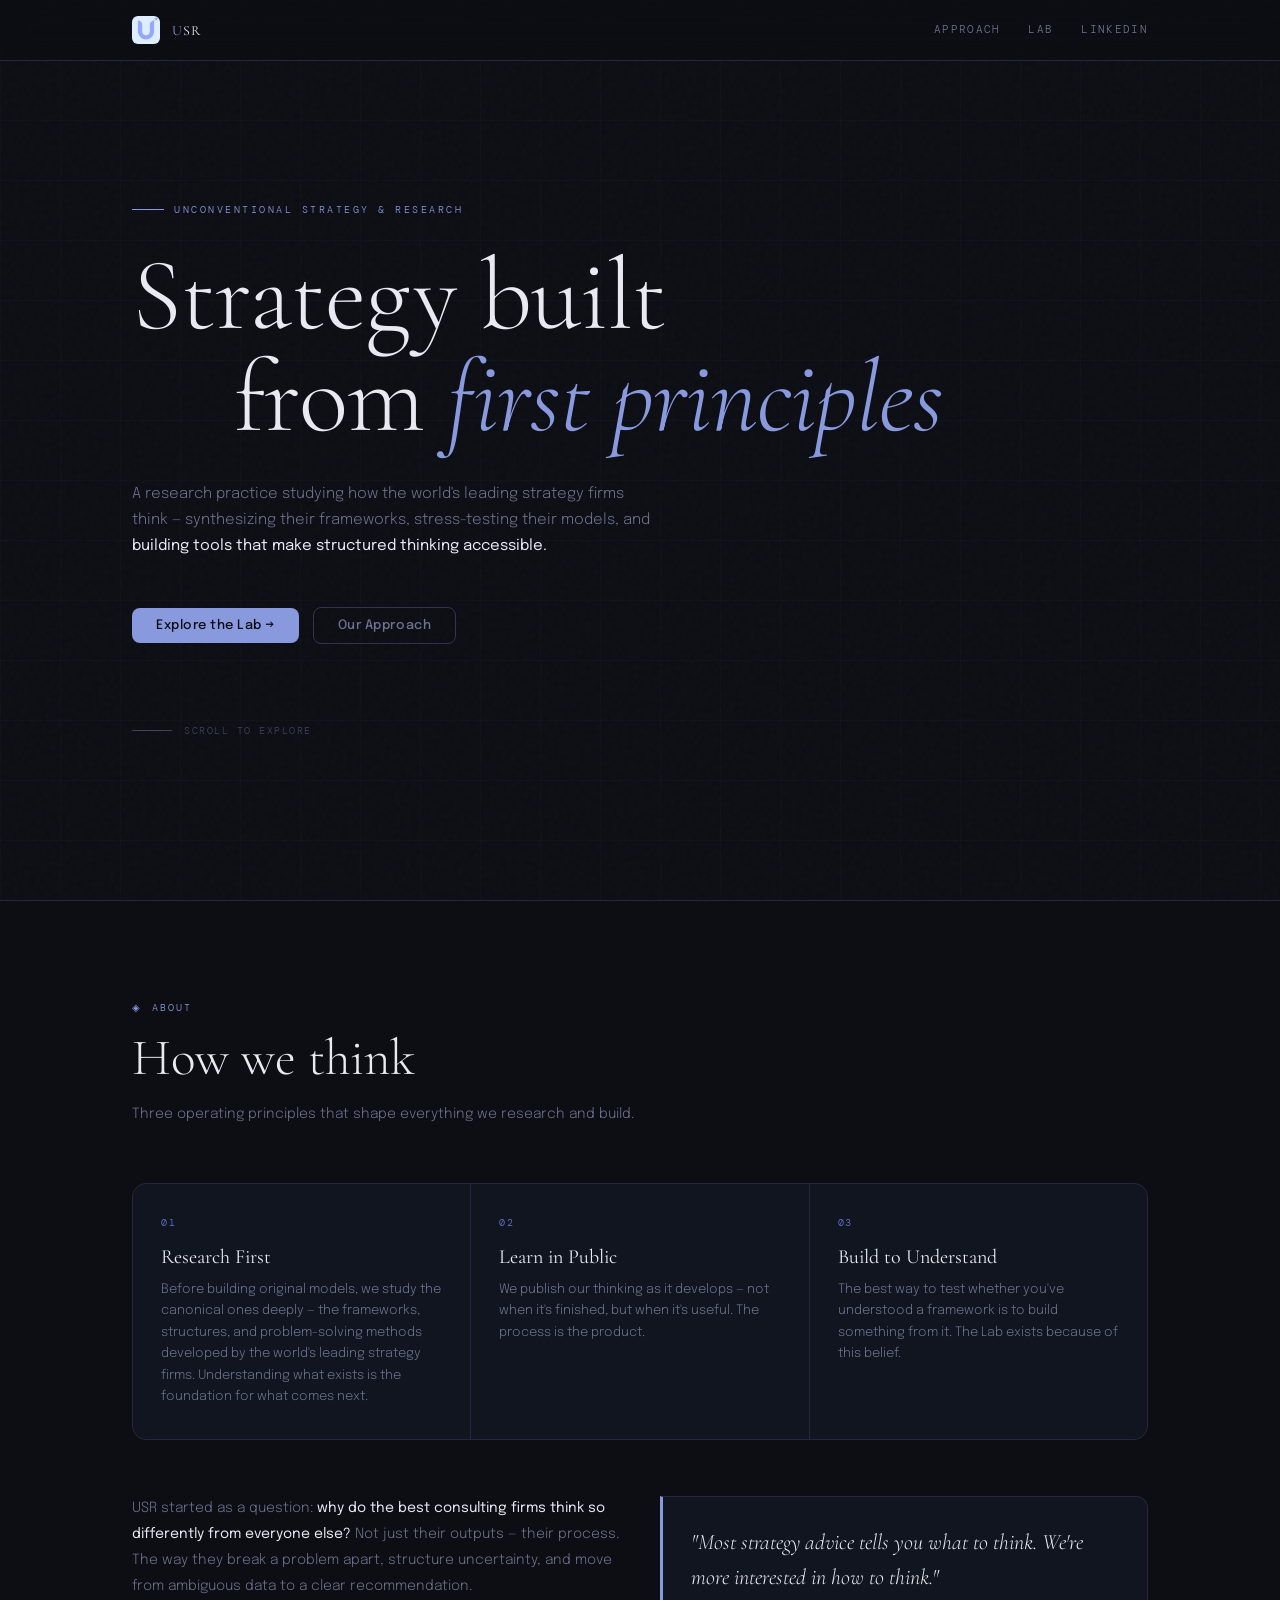
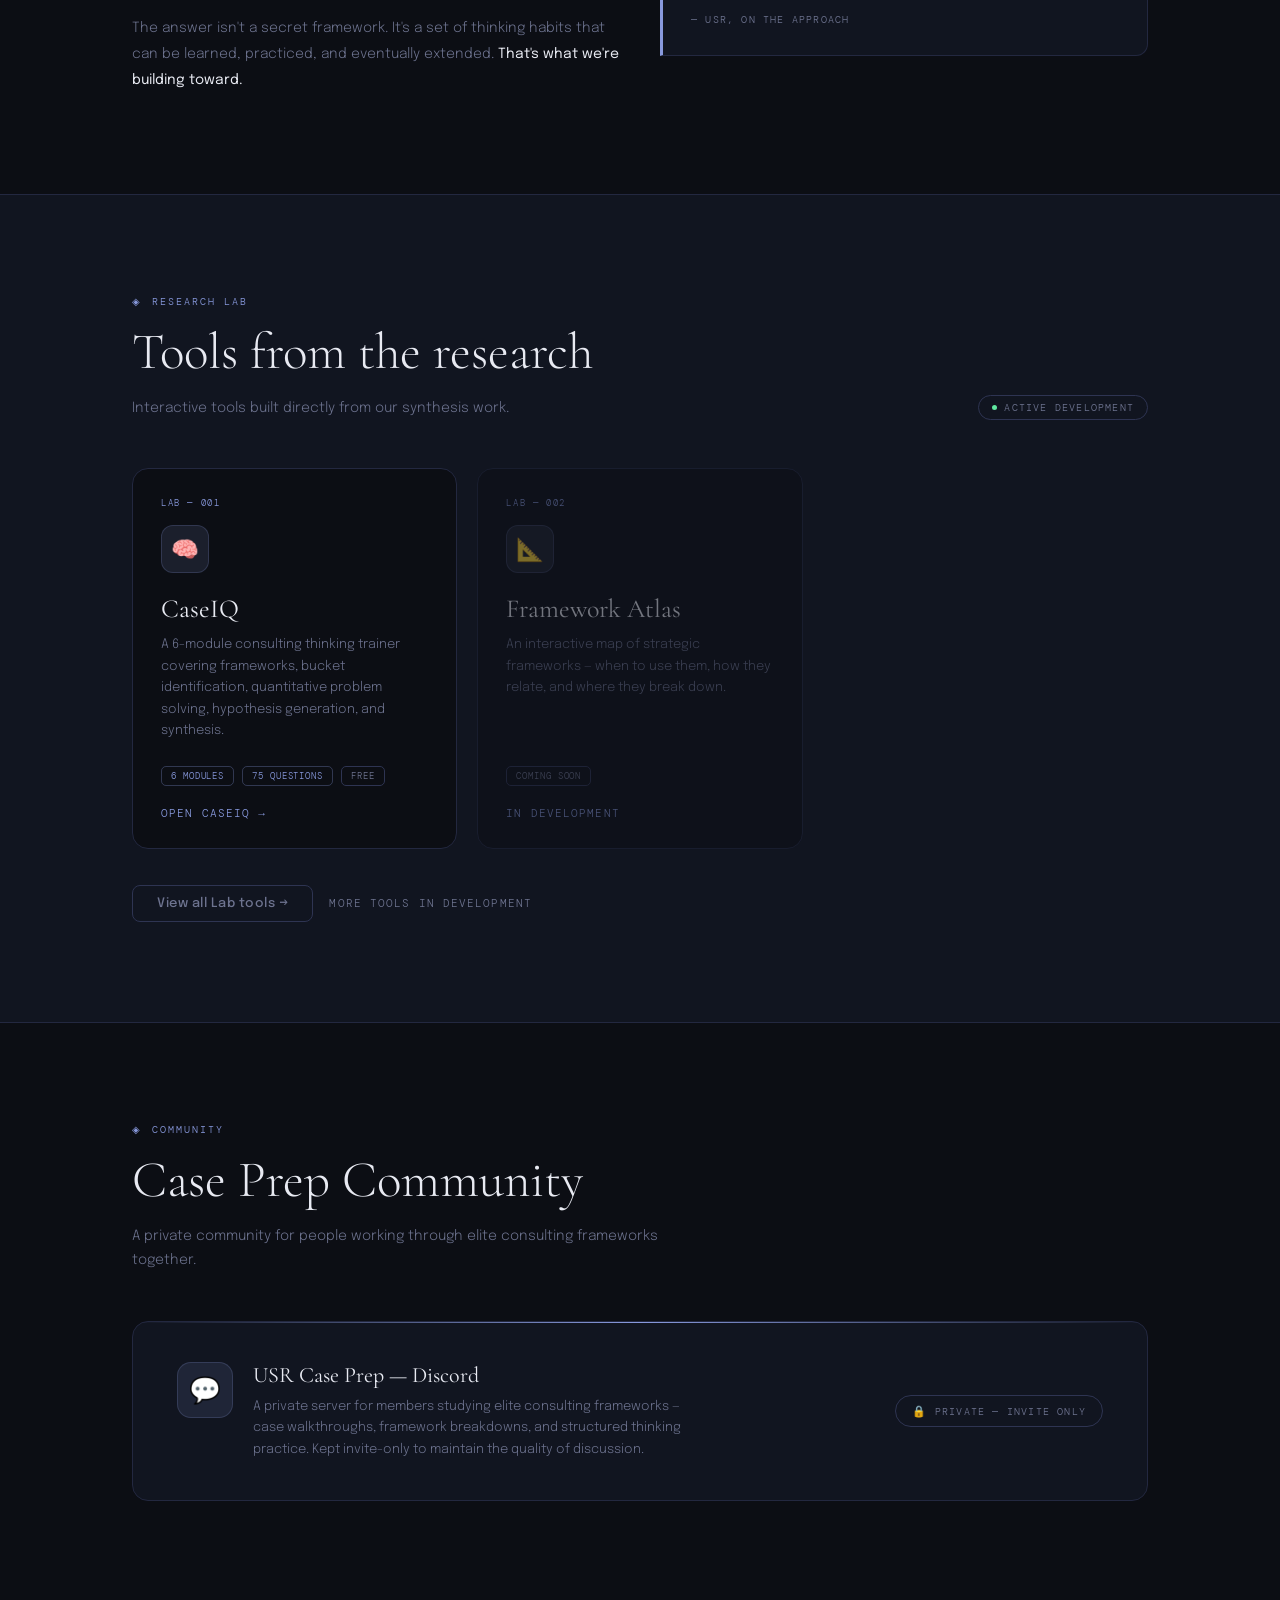
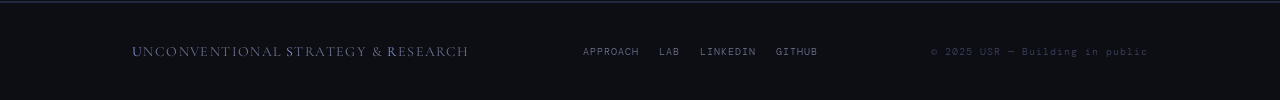
<file: index.html>
<!DOCTYPE html>
<html lang="en">
<head>
<meta charset="UTF-8">
<meta name="viewport" content="width=device-width, initial-scale=1.0">
<title>Unconventional Strategy & Research</title>
<link rel="stylesheet" href="style.css">
<style>
.hero {
  min-height: 100vh; display: flex; flex-direction: column;
  justify-content: center; padding: 120px 0 80px;
}
.hero-eyebrow {
  font-family: 'DM Mono', monospace; font-size: 10px;
  letter-spacing: 0.25em; text-transform: uppercase;
  color: var(--blue); margin-bottom: 28px;
  display: flex; align-items: center; gap: 10px;
}
.hero-eyebrow::before { content: ''; width: 32px; height: 1px; background: var(--blue); }
.hero-title {
  font-family: 'Cormorant Garamond', serif;
  font-size: clamp(3.2rem, 8vw, 6.4rem);
  font-weight: 300; line-height: 1.0;
  letter-spacing: -0.01em; margin-bottom: 32px;
}
.hero-title em { font-style: italic; color: var(--blue); }
.hero-title .line2 { display: block; padding-left: clamp(40px, 8vw, 120px); }
.hero-sub {
  max-width: 520px; font-size: 15px; line-height: 1.75;
  color: var(--muted); margin-bottom: 48px;
}
.hero-sub strong { color: var(--text); font-weight: 400; }
.hero-actions { display: flex; gap: 14px; flex-wrap: wrap; align-items: center; }
.scroll-hint {
  margin-top: 80px; display: flex; align-items: center; gap: 12px;
  font-family: 'DM Mono', monospace; font-size: 10px; letter-spacing: 0.15em;
  text-transform: uppercase; color: var(--muted2);
}
.scroll-line { width: 40px; height: 1px; background: var(--muted2); animation: scrollPulse 2.5s ease infinite; }
@keyframes scrollPulse { 0%,100%{opacity:0.3;width:40px} 50%{opacity:1;width:60px} }

/* PILLARS */
.pillars {
  display: grid; grid-template-columns: repeat(3,1fr);
  gap: 1px; background: var(--border);
  border: 1px solid var(--border); border-radius: 14px;
  overflow: hidden; margin-top: 56px;
}
.pillar { background: var(--surface); padding: 32px 28px; transition: background 0.2s; }
.pillar:hover { background: var(--surface2); }
.pillar-num { font-family: 'DM Mono', monospace; font-size: 10px; color: var(--star); letter-spacing: 0.15em; margin-bottom: 16px; }
.pillar-name { font-family: 'Cormorant Garamond', serif; font-size: 20px; font-weight: 400; margin-bottom: 10px; }
.pillar-desc { font-size: 13px; color: var(--muted); line-height: 1.65; }

/* APPROACH STRIP */
.approach-grid { display: grid; grid-template-columns: 1fr 1fr; gap: 40px; margin-top: 56px; align-items: start; }
.approach-text { font-size: 14px; color: var(--muted); line-height: 1.85; }
.approach-text p { margin-bottom: 16px; }
.approach-text p:last-child { margin-bottom: 0; }
.approach-text strong { color: var(--text); font-weight: 400; }
.approach-quote {
  background: var(--surface); border: 1px solid var(--border);
  border-left: 3px solid var(--blue); border-radius: 0 12px 12px 0; padding: 28px;
}
.approach-quote blockquote {
  font-family: 'Cormorant Garamond', serif;
  font-size: 22px; font-weight: 300; font-style: italic;
  line-height: 1.55; color: var(--text); margin-bottom: 16px;
}
.approach-quote cite {
  font-family: 'DM Mono', monospace; font-size: 10px;
  letter-spacing: 0.12em; text-transform: uppercase; color: var(--muted); font-style: normal;
}

/* LAB PREVIEW */
#lab { background: var(--surface); }
.lab-header { display: flex; justify-content: space-between; align-items: flex-end; margin-bottom: 48px; flex-wrap: wrap; gap: 20px; }
.lab-status {
  display: inline-flex; align-items: center; gap: 7px;
  font-family: 'DM Mono', monospace; font-size: 10px;
  letter-spacing: 0.12em; text-transform: uppercase;
  color: var(--muted); border: 1px solid var(--border2); border-radius: 20px; padding: 5px 13px;
}
.lab-status .dot { width: 5px; height: 5px; border-radius: 50%; background: #60e8a0; animation: pulse 2s infinite; }
@keyframes pulse { 0%,100%{opacity:1} 50%{opacity:0.2} }
.lab-grid { display: grid; grid-template-columns: repeat(auto-fill, minmax(300px,1fr)); gap: 20px; }
.tool-card {
  background: var(--bg); border: 1px solid var(--border); border-radius: 16px; padding: 28px;
  text-decoration: none; color: inherit; display: flex; flex-direction: column;
  transition: all 0.22s; position: relative; overflow: hidden;
}
.tool-card::before {
  content: ''; position: absolute; inset: 0;
  background: radial-gradient(circle at 20% 20%, rgba(136,153,221,0.07), transparent 60%);
  opacity: 0; transition: opacity 0.22s;
}
.tool-card:hover { border-color: rgba(136,153,221,0.4); transform: translateY(-3px); box-shadow: 0 8px 32px rgba(136,153,221,0.08); }
.tool-card:hover::before { opacity: 1; }
.tool-tag { font-family: 'DM Mono', monospace; font-size: 9px; letter-spacing: 0.18em; text-transform: uppercase; color: var(--blue); margin-bottom: 16px; }
.tool-icon { width: 48px; height: 48px; border-radius: 12px; background: var(--blue-dim); border: 1px solid rgba(136,153,221,0.2); display: flex; align-items: center; justify-content: center; font-size: 1.4rem; margin-bottom: 20px; }
.tool-name { font-family: 'Cormorant Garamond', serif; font-size: 26px; font-weight: 400; margin-bottom: 10px; }
.tool-desc { font-size: 13px; color: var(--muted); line-height: 1.65; margin-bottom: 24px; flex: 1; }
.tool-meta { display: flex; gap: 8px; flex-wrap: wrap; margin-bottom: 20px; }
.tool-chip { font-family: 'DM Mono', monospace; font-size: 9px; letter-spacing: 0.1em; text-transform: uppercase; padding: 3px 9px; border-radius: 5px; border: 1px solid var(--border2); color: var(--muted); }
.tool-chip.hl { border-color: rgba(136,153,221,0.3); color: var(--blue); }
.tool-link { font-family: 'DM Mono', monospace; font-size: 11px; letter-spacing: 0.1em; text-transform: uppercase; color: var(--blue); display: flex; align-items: center; gap: 6px; transition: gap 0.18s; }
.tool-card:hover .tool-link { gap: 10px; }
.tool-card.soon { opacity: 0.45; pointer-events: none; }
.lab-cta { margin-top: 36px; display: flex; align-items: center; gap: 16px; }
.lab-cta-text { font-family: 'DM Mono', monospace; font-size: 11px; letter-spacing: 0.1em; text-transform: uppercase; color: var(--muted); }

/* DISCORD */
.discord-card {
  background: var(--surface); border: 1px solid var(--border);
  border-radius: 16px; padding: 40px 44px;
  display: flex; align-items: center; justify-content: space-between;
  gap: 32px; flex-wrap: wrap; margin-top: 48px;
  position: relative; overflow: hidden;
}
.discord-card::before {
  content: ''; position: absolute; top: 0; left: 0; right: 0; height: 1px;
  background: linear-gradient(90deg, transparent, var(--blue), transparent);
}
.discord-left { display: flex; align-items: flex-start; gap: 20px; }
.discord-icon { width: 56px; height: 56px; border-radius: 14px; flex-shrink: 0; background: var(--blue-dim); border: 1px solid rgba(136,153,221,0.2); display: flex; align-items: center; justify-content: center; font-size: 1.6rem; }
.discord-name { font-family: 'Cormorant Garamond', serif; font-size: 22px; font-weight: 400; margin-bottom: 8px; }
.discord-desc { font-size: 13px; color: var(--muted); line-height: 1.65; max-width: 440px; }
.discord-badge {
  display: inline-flex; align-items: center; gap: 8px;
  font-family: 'DM Mono', monospace; font-size: 10px;
  letter-spacing: 0.12em; text-transform: uppercase;
  color: var(--muted); border: 1px solid var(--border2);
  border-radius: 20px; padding: 8px 16px; white-space: nowrap; flex-shrink: 0;
}
.discord-badge::before { content: '🔒'; font-size: 11px; }

@media (max-width: 768px) {
  .pillars { grid-template-columns: 1fr; }
  .approach-grid { grid-template-columns: 1fr; }
  .lab-header { flex-direction: column; align-items: flex-start; }
  .discord-card { flex-direction: column; padding: 28px 24px; }
}
</style>
</head>
<body>

<nav>
  <div class="nav-inner">
    <a class="nav-logo" href="index.html">
      <img src="logo_with_star.png" alt="USR">
      <span class="nav-wordmark"><span>U</span>SR</span>
    </a>
    <div class="nav-links">
      <a href="approach.html">Approach</a>
      <a href="lab.html">Lab</a>
      <a href="https://www.linkedin.com/company/unconventional-strategy-research/" target="_blank">LinkedIn</a>
    </div>
  </div>
</nav>

<div class="wrap">
  <div class="hero">
    <div class="hero-eyebrow fade-up delay-1">Unconventional Strategy &amp; Research</div>
    <h1 class="hero-title fade-up delay-2">
      Strategy built<br>
      <span class="line2">from <em>first principles</em></span>
    </h1>
    <p class="hero-sub fade-up delay-3">
      A research practice studying how the world's leading strategy firms think —
      synthesizing their frameworks, stress-testing their models, and
      <strong>building tools that make structured thinking accessible.</strong>
    </p>
    <div class="hero-actions fade-up delay-4">
      <a href="lab.html" class="btn btn-primary">Explore the Lab →</a>
      <a href="approach.html" class="btn btn-ghost">Our Approach</a>
    </div>
    <div class="scroll-hint fade-up delay-5">
      <div class="scroll-line"></div>
      Scroll to explore
    </div>
  </div>
</div>

<hr class="section-divider">

<section id="about">
  <div class="wrap">
    <div class="section-label">About</div>
    <h2 class="section-title">How we think</h2>
    <p class="section-sub">Three operating principles that shape everything we research and build.</p>
    <div class="pillars">
      <div class="pillar">
        <div class="pillar-num">01</div>
        <div class="pillar-name">Research First</div>
        <div class="pillar-desc">Before building original models, we study the canonical ones deeply — the frameworks, structures, and problem-solving methods developed by the world's leading strategy firms. Understanding what exists is the foundation for what comes next.</div>
      </div>
      <div class="pillar">
        <div class="pillar-num">02</div>
        <div class="pillar-name">Learn in Public</div>
        <div class="pillar-desc">We publish our thinking as it develops — not when it's finished, but when it's useful. The process is the product.</div>
      </div>
      <div class="pillar">
        <div class="pillar-num">03</div>
        <div class="pillar-name">Build to Understand</div>
        <div class="pillar-desc">The best way to test whether you've understood a framework is to build something from it. The Lab exists because of this belief.</div>
      </div>
    </div>
    <div class="approach-grid">
      <div class="approach-text">
        <p>USR started as a question: <strong>why do the best consulting firms think so differently from everyone else?</strong> Not just their outputs — their process. The way they break a problem apart, structure uncertainty, and move from ambiguous data to a clear recommendation.</p>
        <p>The answer isn't a secret framework. It's a set of thinking habits that can be learned, practiced, and eventually extended. <strong>That's what we're building toward.</strong></p>
      </div>
      <div class="approach-quote">
        <blockquote>"Most strategy advice tells you what to think. We're more interested in how to think."</blockquote>
        <cite>— USR, on the approach</cite>
      </div>
    </div>
  </div>
</section>

<hr class="section-divider">

<section id="lab">
  <div class="wrap">
    <div class="lab-header">
      <div>
        <div class="section-label">Research Lab</div>
        <h2 class="section-title">Tools from the research</h2>
        <p class="section-sub">Interactive tools built directly from our synthesis work.</p>
      </div>
      <div class="lab-status"><span class="dot"></span> Active development</div>
    </div>
    <div class="lab-grid">
      <a class="tool-card" href="https://unconventional-strategy-research.github.io/caseiq/" target="_blank">
        <div class="tool-tag">Lab — 001</div>
        <div class="tool-icon">🧠</div>
        <div class="tool-name">CaseIQ</div>
        <div class="tool-desc">A 6-module consulting thinking trainer covering frameworks, bucket identification, quantitative problem solving, hypothesis generation, and synthesis.</div>
        <div class="tool-meta">
          <span class="tool-chip hl">6 modules</span>
          <span class="tool-chip hl">75 questions</span>
          <span class="tool-chip">Free</span>
        </div>
        <div class="tool-link">Open CaseIQ →</div>
      </a>
      <div class="tool-card soon">
        <div class="tool-tag">Lab — 002</div>
        <div class="tool-icon">📐</div>
        <div class="tool-name">Framework Atlas</div>
        <div class="tool-desc">An interactive map of strategic frameworks — when to use them, how they relate, and where they break down.</div>
        <div class="tool-meta"><span class="tool-chip">Coming soon</span></div>
        <div class="tool-link">In development</div>
      </div>
    </div>
    <div class="lab-cta">
      <a href="lab.html" class="btn btn-ghost">View all Lab tools →</a>
      <span class="lab-cta-text">More tools in development</span>
    </div>
  </div>
</section>

<hr class="section-divider">

<section id="community">
  <div class="wrap">
    <div class="section-label">Community</div>
    <h2 class="section-title">Case Prep Community</h2>
    <p class="section-sub">A private community for people working through elite consulting frameworks together.</p>
    <div class="discord-card">
      <div class="discord-left">
        <div class="discord-icon">💬</div>
        <div class="discord-info">
          <div class="discord-name">USR Case Prep — Discord</div>
          <div class="discord-desc">A private server for members studying elite consulting frameworks — case walkthroughs, framework breakdowns, and structured thinking practice. Kept invite-only to maintain the quality of discussion.</div>
        </div>
      </div>
      <div class="discord-badge">Private — Invite Only</div>
    </div>
  </div>
</section>

<hr class="section-divider">

<footer>
  <div class="wrap">
    <div class="footer-inner">
      <div class="footer-logo"><span>U</span>nconventional <span>S</span>trategy &amp; <span>R</span>esearch</div>
      <div class="footer-links">
        <a href="approach.html">Approach</a>
        <a href="lab.html">Lab</a>
        <a href="https://www.linkedin.com/company/unconventional-strategy-research/" target="_blank">LinkedIn</a>
        <a href="https://github.com/unconventional-strategy-research" target="_blank">GitHub</a>
      </div>
      <div class="footer-copy">© 2025 USR — Building in public</div>
    </div>
  </div>
</footer>

</body>
</html>
</file>
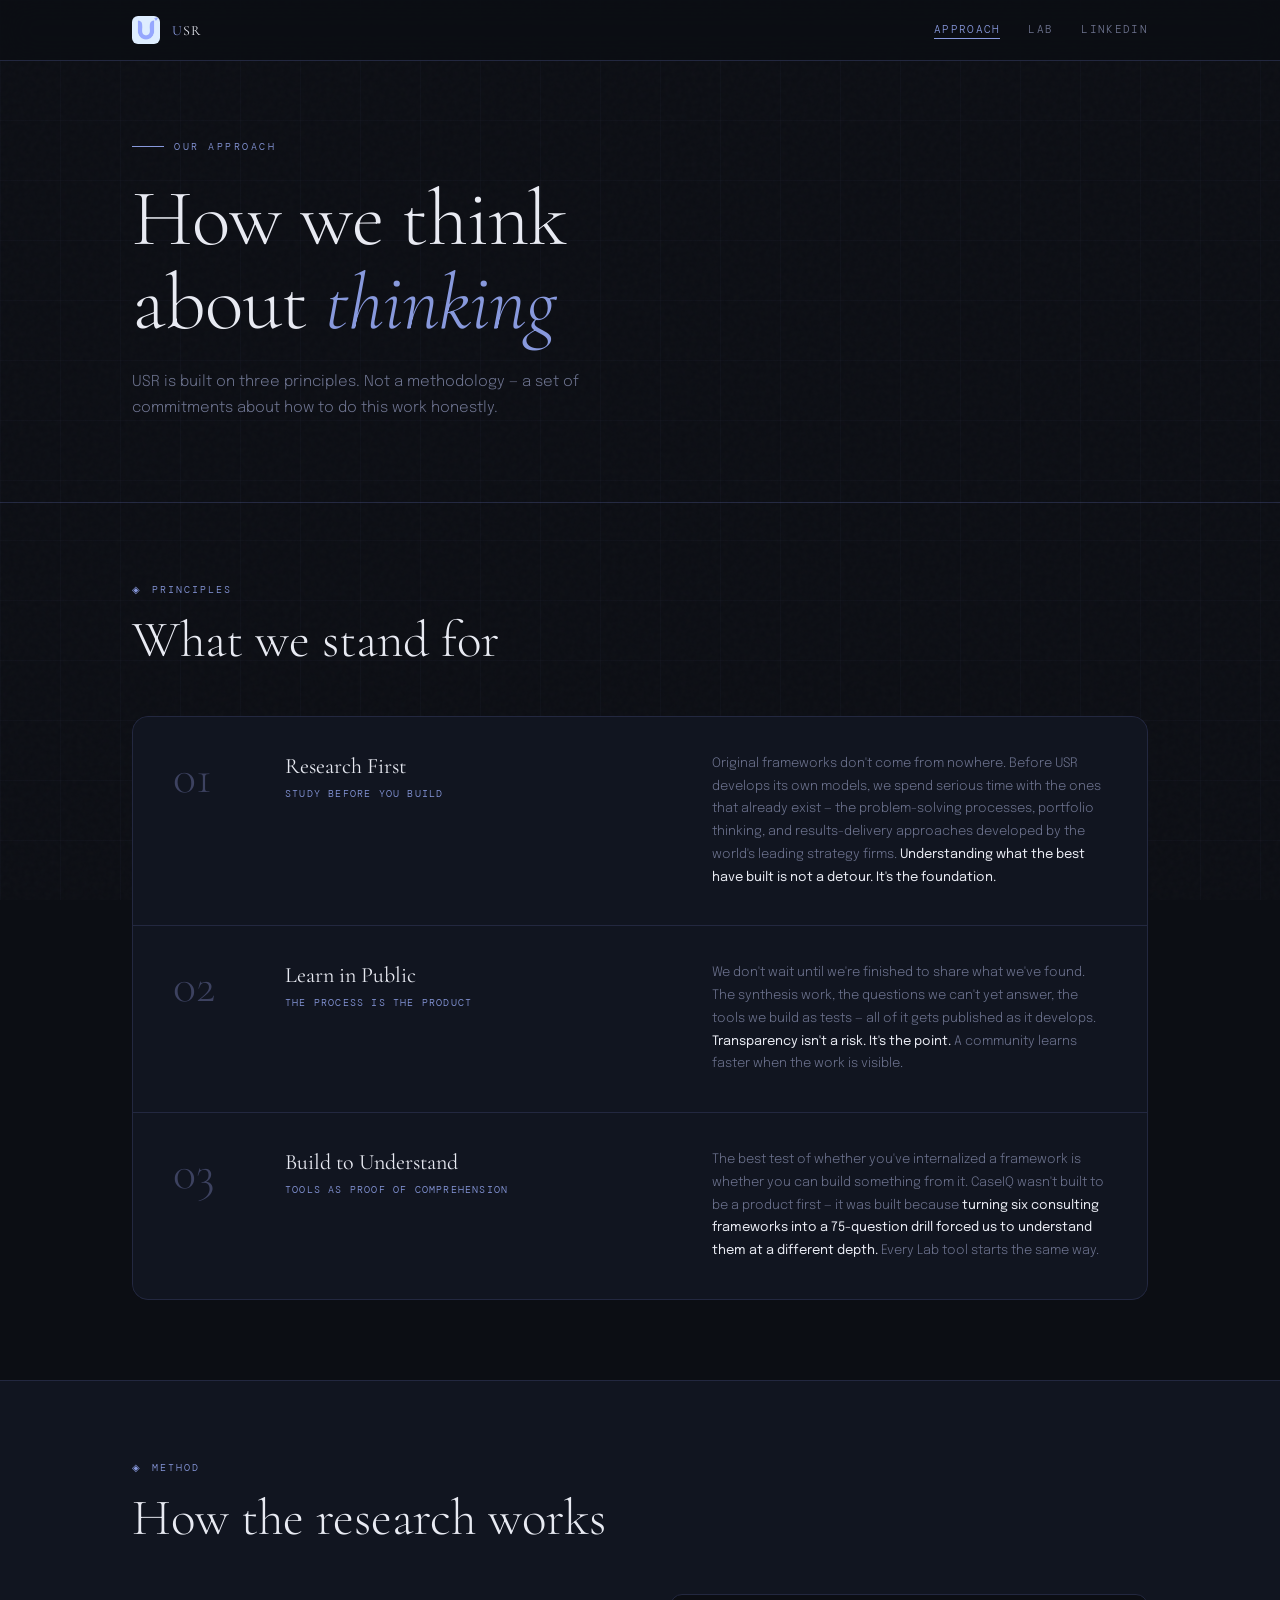
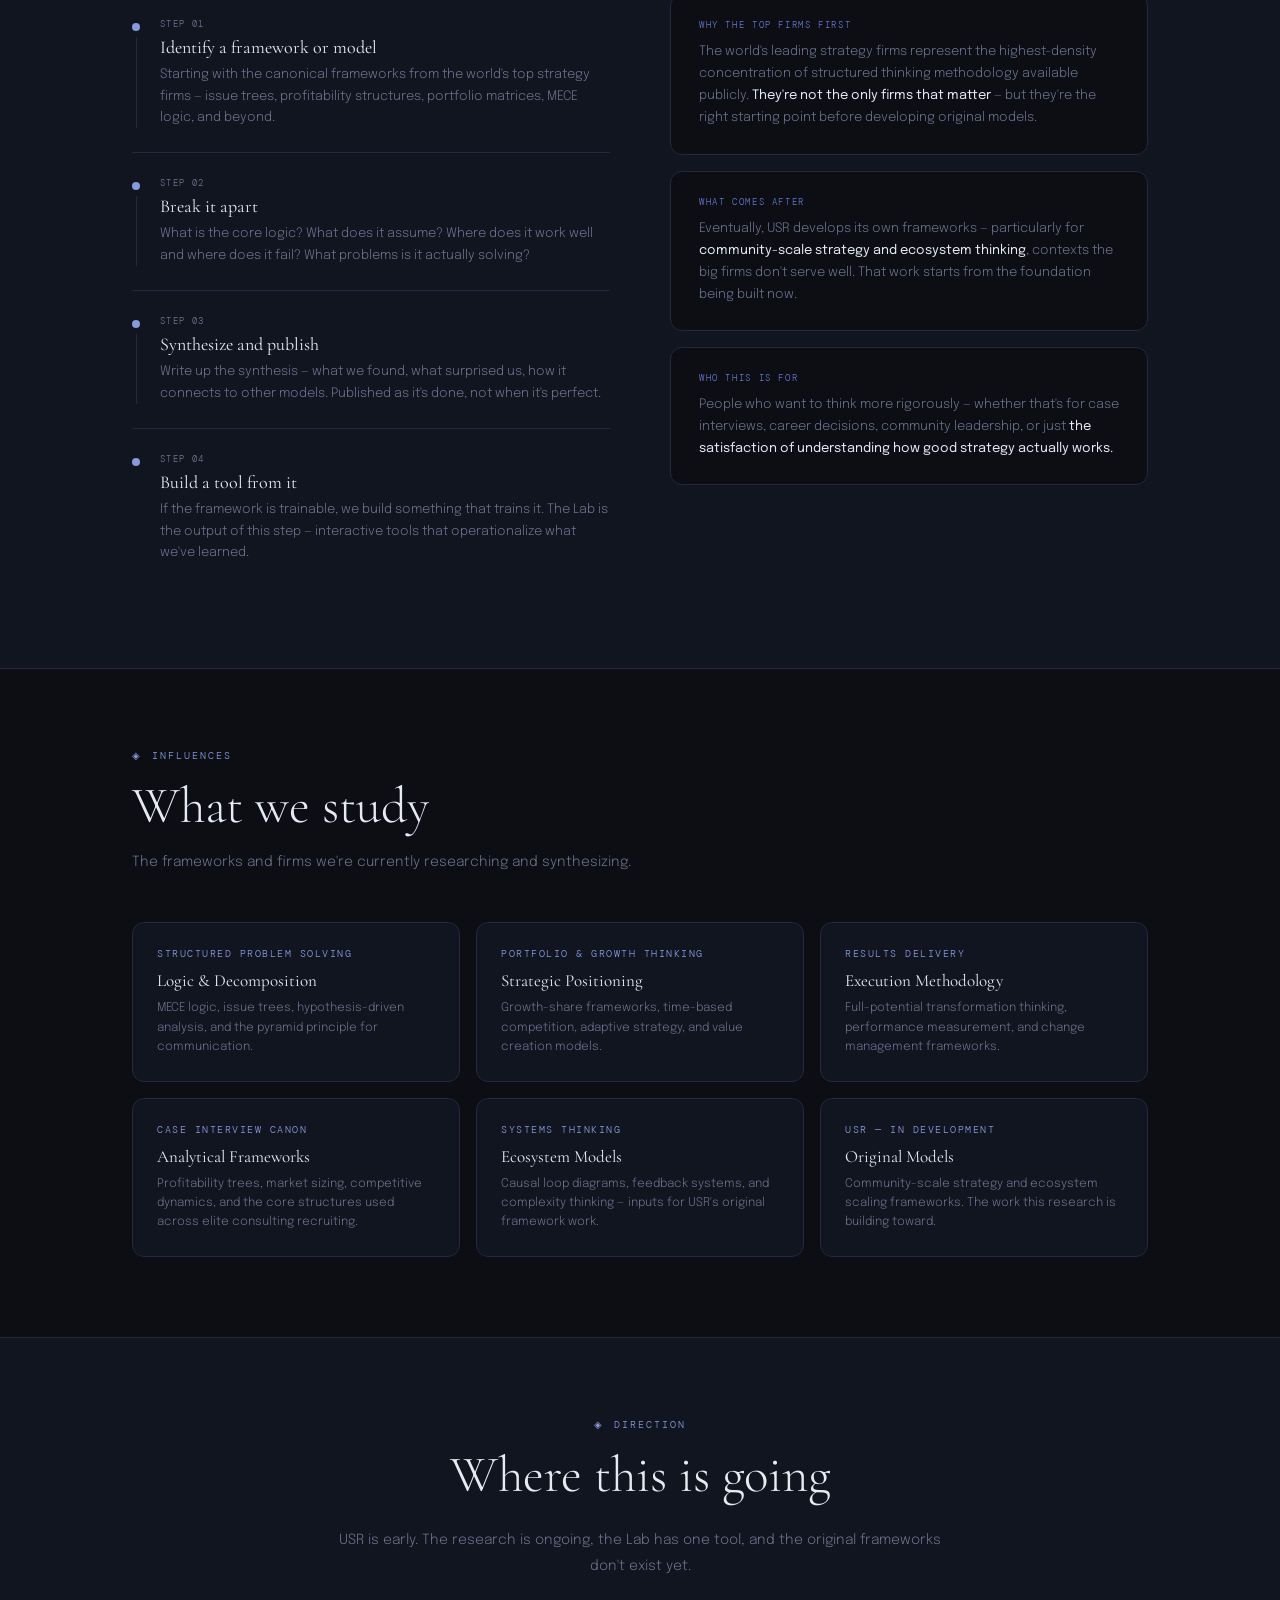
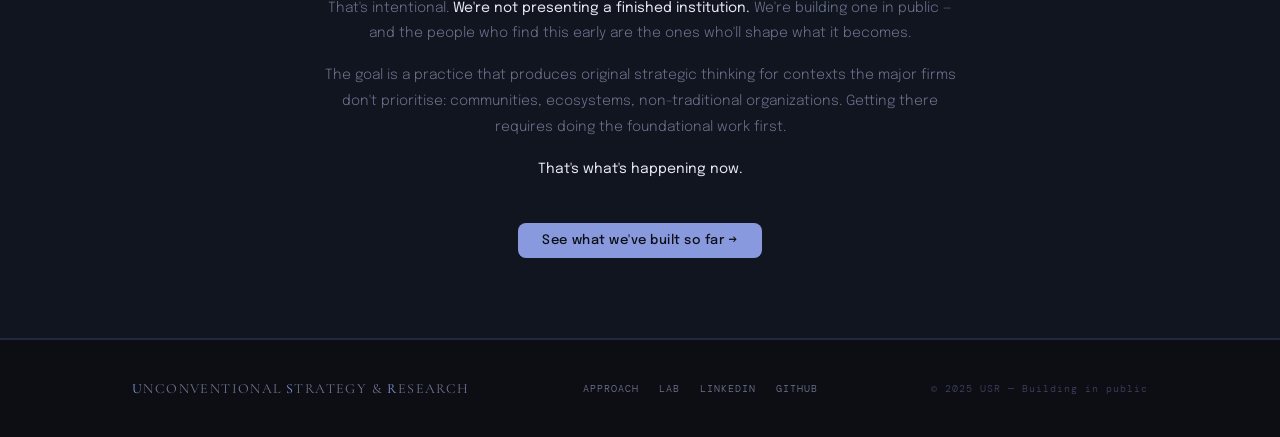
<file: approach.html>
<!DOCTYPE html>
<html lang="en">
<head>
<meta charset="UTF-8">
<meta name="viewport" content="width=device-width, initial-scale=1.0">
<title>Our Approach — USR</title>
<link rel="stylesheet" href="style.css">
<style>
.page-hero { padding: 140px 0 80px; }
.page-hero-label {
  font-family: 'DM Mono', monospace; font-size: 10px;
  letter-spacing: 0.25em; text-transform: uppercase;
  color: var(--blue); margin-bottom: 24px;
  display: flex; align-items: center; gap: 10px;
}
.page-hero-label::before { content: ''; width: 32px; height: 1px; background: var(--blue); }
.page-hero-title {
  font-family: 'Cormorant Garamond', serif;
  font-size: clamp(2.8rem, 7vw, 5rem);
  font-weight: 300; line-height: 1.05;
  letter-spacing: -0.01em; margin-bottom: 24px;
}
.page-hero-title em { font-style: italic; color: var(--blue); }
.page-hero-sub {
  font-size: 15px; color: var(--muted); line-height: 1.75; max-width: 540px;
}

/* PRINCIPLES */
.principles { padding: 80px 0; }
.principle-list { display: flex; flex-direction: column; gap: 1px; background: var(--border); border: 1px solid var(--border); border-radius: 16px; overflow: hidden; margin-top: 48px; }
.principle-item {
  background: var(--surface); padding: 36px 40px;
  display: grid; grid-template-columns: 80px 1fr 1fr; gap: 32px;
  align-items: start; transition: background 0.2s;
}
.principle-item:hover { background: var(--surface2); }
.p-num {
  font-family: 'Cormorant Garamond', serif;
  font-size: 3rem; font-weight: 300; color: var(--muted2); line-height: 1;
}
.p-head {}
.p-name {
  font-family: 'Cormorant Garamond', serif;
  font-size: 22px; font-weight: 400; margin-bottom: 8px;
}
.p-tagline {
  font-family: 'DM Mono', monospace; font-size: 10px;
  letter-spacing: 0.12em; text-transform: uppercase; color: var(--blue);
}
.p-body { font-size: 13px; color: var(--muted); line-height: 1.75; }
.p-body strong { color: var(--text); font-weight: 400; }

/* METHOD */
.method { padding: 80px 0; background: var(--surface); }
.method-grid { display: grid; grid-template-columns: 1fr 1fr; gap: 60px; margin-top: 48px; align-items: start; }
.method-steps { display: flex; flex-direction: column; gap: 0; }
.method-step {
  display: flex; gap: 20px; padding: 24px 0;
  border-bottom: 1px solid var(--border);
  position: relative;
}
.method-step:last-child { border-bottom: none; }
.step-marker {
  display: flex; flex-direction: column; align-items: center; gap: 0; flex-shrink: 0;
}
.step-dot {
  width: 8px; height: 8px; border-radius: 50%;
  background: var(--blue); margin-top: 5px; flex-shrink: 0;
}
.step-line { width: 1px; flex: 1; background: var(--border); margin-top: 6px; min-height: 32px; }
.method-step:last-child .step-line { display: none; }
.step-content {}
.step-num {
  font-family: 'DM Mono', monospace; font-size: 9px;
  letter-spacing: 0.15em; text-transform: uppercase;
  color: var(--muted); margin-bottom: 6px;
}
.step-name {
  font-family: 'Cormorant Garamond', serif;
  font-size: 18px; font-weight: 400; margin-bottom: 6px;
}
.step-desc { font-size: 13px; color: var(--muted); line-height: 1.65; }

.method-aside {}
.aside-block {
  background: var(--bg); border: 1px solid var(--border);
  border-radius: 12px; padding: 24px 28px; margin-bottom: 16px;
}
.aside-block:last-child { margin-bottom: 0; }
.aside-label {
  font-family: 'DM Mono', monospace; font-size: 9px;
  letter-spacing: 0.18em; text-transform: uppercase;
  color: var(--star); margin-bottom: 10px;
}
.aside-text { font-size: 13px; color: var(--muted); line-height: 1.7; }
.aside-text strong { color: var(--text); font-weight: 400; }

/* INFLUENCES */
.influences { padding: 80px 0; }
.influence-grid { display: grid; grid-template-columns: repeat(3,1fr); gap: 16px; margin-top: 48px; }
.influence-card {
  background: var(--surface); border: 1px solid var(--border);
  border-radius: 12px; padding: 24px;
  transition: border-color 0.2s;
}
.influence-card:hover { border-color: var(--border2); }
.inf-firm {
  font-family: 'DM Mono', monospace; font-size: 10px;
  letter-spacing: 0.15em; text-transform: uppercase;
  color: var(--blue); margin-bottom: 10px;
}
.inf-what { font-family: 'Cormorant Garamond', serif; font-size: 17px; font-weight: 400; margin-bottom: 8px; }
.inf-why { font-size: 12px; color: var(--muted); line-height: 1.6; }

/* WHERE HEADED */
.direction { padding: 80px 0; background: var(--surface); }
.direction-inner {
  max-width: 640px; margin: 0 auto; text-align: center;
}
.direction-inner .section-label { justify-content: center; }
.direction-inner .section-title { text-align: center; }
.direction-body {
  font-size: 14px; color: var(--muted); line-height: 1.85;
  margin-top: 24px; margin-bottom: 40px;
}
.direction-body p { margin-bottom: 16px; }
.direction-body p:last-child { margin-bottom: 0; }
.direction-body strong { color: var(--text); font-weight: 400; }

@media (max-width: 768px) {
  .principle-item { grid-template-columns: 1fr; gap: 12px; }
  .p-num { font-size: 2rem; }
  .method-grid { grid-template-columns: 1fr; gap: 40px; }
  .influence-grid { grid-template-columns: 1fr; }
}
</style>
</head>
<body>

<nav>
  <div class="nav-inner">
    <a class="nav-logo" href="index.html">
      <img src="logo_with_star.png" alt="USR">
      <span class="nav-wordmark"><span>U</span>SR</span>
    </a>
    <div class="nav-links">
      <a href="approach.html" class="active">Approach</a>
      <a href="lab.html">Lab</a>
      <a href="https://www.linkedin.com/company/unconventional-strategy-research/" target="_blank">LinkedIn</a>
    </div>
  </div>
</nav>

<!-- PAGE HERO -->
<div class="wrap">
  <div class="page-hero">
    <div class="page-hero-label fade-up delay-1">Our Approach</div>
    <h1 class="page-hero-title fade-up delay-2">
      How we think<br>about <em>thinking</em>
    </h1>
    <p class="page-hero-sub fade-up delay-3">
      USR is built on three principles. Not a methodology — a set of commitments about how to do this work honestly.
    </p>
  </div>
</div>

<hr class="section-divider">

<!-- PRINCIPLES -->
<section class="principles">
  <div class="wrap">
    <div class="section-label">Principles</div>
    <h2 class="section-title">What we stand for</h2>
    <div class="principle-list">
      <div class="principle-item">
        <div class="p-num">01</div>
        <div class="p-head">
          <div class="p-name">Research First</div>
          <div class="p-tagline">Study before you build</div>
        </div>
        <div class="p-body">
          Original frameworks don't come from nowhere. Before USR develops its own models, we spend serious time with the ones that already exist — the problem-solving processes, portfolio thinking, and results-delivery approaches developed by the world's leading strategy firms. <strong>Understanding what the best have built is not a detour. It's the foundation.</strong>
        </div>
      </div>
      <div class="principle-item">
        <div class="p-num">02</div>
        <div class="p-head">
          <div class="p-name">Learn in Public</div>
          <div class="p-tagline">The process is the product</div>
        </div>
        <div class="p-body">
          We don't wait until we're finished to share what we've found. The synthesis work, the questions we can't yet answer, the tools we build as tests — all of it gets published as it develops. <strong>Transparency isn't a risk. It's the point.</strong> A community learns faster when the work is visible.
        </div>
      </div>
      <div class="principle-item">
        <div class="p-num">03</div>
        <div class="p-head">
          <div class="p-name">Build to Understand</div>
          <div class="p-tagline">Tools as proof of comprehension</div>
        </div>
        <div class="p-body">
          The best test of whether you've internalized a framework is whether you can build something from it. CaseIQ wasn't built to be a product first — it was built because <strong>turning six consulting frameworks into a 75-question drill forced us to understand them at a different depth.</strong> Every Lab tool starts the same way.
        </div>
      </div>
    </div>
  </div>
</section>

<hr class="section-divider">

<!-- METHOD -->
<section class="method">
  <div class="wrap">
    <div class="section-label">Method</div>
    <h2 class="section-title">How the research works</h2>
    <div class="method-grid">
      <div class="method-steps">
        <div class="method-step">
          <div class="step-marker"><div class="step-dot"></div><div class="step-line"></div></div>
          <div class="step-content">
            <div class="step-num">Step 01</div>
            <div class="step-name">Identify a framework or model</div>
            <div class="step-desc">Starting with the canonical frameworks from the world's top strategy firms — issue trees, profitability structures, portfolio matrices, MECE logic, and beyond.</div>
          </div>
        </div>
        <div class="method-step">
          <div class="step-marker"><div class="step-dot"></div><div class="step-line"></div></div>
          <div class="step-content">
            <div class="step-num">Step 02</div>
            <div class="step-name">Break it apart</div>
            <div class="step-desc">What is the core logic? What does it assume? Where does it work well and where does it fail? What problems is it actually solving?</div>
          </div>
        </div>
        <div class="method-step">
          <div class="step-marker"><div class="step-dot"></div><div class="step-line"></div></div>
          <div class="step-content">
            <div class="step-num">Step 03</div>
            <div class="step-name">Synthesize and publish</div>
            <div class="step-desc">Write up the synthesis — what we found, what surprised us, how it connects to other models. Published as it's done, not when it's perfect.</div>
          </div>
        </div>
        <div class="method-step">
          <div class="step-marker"><div class="step-dot"></div><div class="step-line"></div></div>
          <div class="step-content">
            <div class="step-num">Step 04</div>
            <div class="step-name">Build a tool from it</div>
            <div class="step-desc">If the framework is trainable, we build something that trains it. The Lab is the output of this step — interactive tools that operationalize what we've learned.</div>
          </div>
        </div>
      </div>
      <div class="method-aside">
        <div class="aside-block">
          <div class="aside-label">Why the top firms first</div>
          <div class="aside-text">The world's leading strategy firms represent the highest-density concentration of structured thinking methodology available publicly. <strong>They're not the only firms that matter</strong> — but they're the right starting point before developing original models.</div>
        </div>
        <div class="aside-block">
          <div class="aside-label">What comes after</div>
          <div class="aside-text">Eventually, USR develops its own frameworks — particularly for <strong>community-scale strategy and ecosystem thinking</strong>, contexts the big firms don't serve well. That work starts from the foundation being built now.</div>
        </div>
        <div class="aside-block">
          <div class="aside-label">Who this is for</div>
          <div class="aside-text">People who want to think more rigorously — whether that's for case interviews, career decisions, community leadership, or just <strong>the satisfaction of understanding how good strategy actually works.</strong></div>
        </div>
      </div>
    </div>
  </div>
</section>

<hr class="section-divider">

<!-- INFLUENCES -->
<section class="influences">
  <div class="wrap">
    <div class="section-label">Influences</div>
    <h2 class="section-title">What we study</h2>
    <p class="section-sub">The frameworks and firms we're currently researching and synthesizing.</p>
    <div class="influence-grid">
      <div class="influence-card">
        <div class="inf-firm">Structured Problem Solving</div>
        <div class="inf-what">Logic & Decomposition</div>
        <div class="inf-why">MECE logic, issue trees, hypothesis-driven analysis, and the pyramid principle for communication.</div>
      </div>
      <div class="influence-card">
        <div class="inf-firm">Portfolio & Growth Thinking</div>
        <div class="inf-what">Strategic Positioning</div>
        <div class="inf-why">Growth-share frameworks, time-based competition, adaptive strategy, and value creation models.</div>
      </div>
      <div class="influence-card">
        <div class="inf-firm">Results Delivery</div>
        <div class="inf-what">Execution Methodology</div>
        <div class="inf-why">Full-potential transformation thinking, performance measurement, and change management frameworks.</div>
      </div>
      <div class="influence-card">
        <div class="inf-firm">Case Interview Canon</div>
        <div class="inf-what">Analytical Frameworks</div>
        <div class="inf-why">Profitability trees, market sizing, competitive dynamics, and the core structures used across elite consulting recruiting.</div>
      </div>
      <div class="influence-card">
        <div class="inf-firm">Systems Thinking</div>
        <div class="inf-what">Ecosystem Models</div>
        <div class="inf-why">Causal loop diagrams, feedback systems, and complexity thinking — inputs for USR's original framework work.</div>
      </div>
      <div class="influence-card">
        <div class="inf-firm">USR — In Development</div>
        <div class="inf-what">Original Models</div>
        <div class="inf-why">Community-scale strategy and ecosystem scaling frameworks. The work this research is building toward.</div>
      </div>
    </div>
  </div>
</section>

<hr class="section-divider">

<section class="direction">
  <div class="wrap">
    <div class="direction-inner">
      <div class="section-label">Direction</div>
      <h2 class="section-title">Where this is going</h2>
      <div class="direction-body">
        <p>USR is early. The research is ongoing, the Lab has one tool, and the original frameworks don't exist yet.</p>
        <p>That's intentional. <strong>We're not presenting a finished institution.</strong> We're building one in public — and the people who find this early are the ones who'll shape what it becomes.</p>
        <p>The goal is a practice that produces original strategic thinking for contexts the major firms don't prioritise: communities, ecosystems, non-traditional organizations. Getting there requires doing the foundational work first.</p>
        <p><strong>That's what's happening now.</strong></p>
      </div>
      <a href="lab.html" class="btn btn-primary">See what we've built so far →</a>
    </div>
  </div>
</section>

<hr class="section-divider">

<footer>
  <div class="wrap">
    <div class="footer-inner">
      <div class="footer-logo"><span>U</span>nconventional <span>S</span>trategy &amp; <span>R</span>esearch</div>
      <div class="footer-links">
        <a href="approach.html">Approach</a>
        <a href="lab.html">Lab</a>
        <a href="https://www.linkedin.com/company/unconventional-strategy-research/" target="_blank">LinkedIn</a>
        <a href="https://github.com/unconventional-strategy-research" target="_blank">GitHub</a>
      </div>
      <div class="footer-copy">© 2025 USR — Building in public</div>
    </div>
  </div>
</footer>

</body>
</html>
</file>
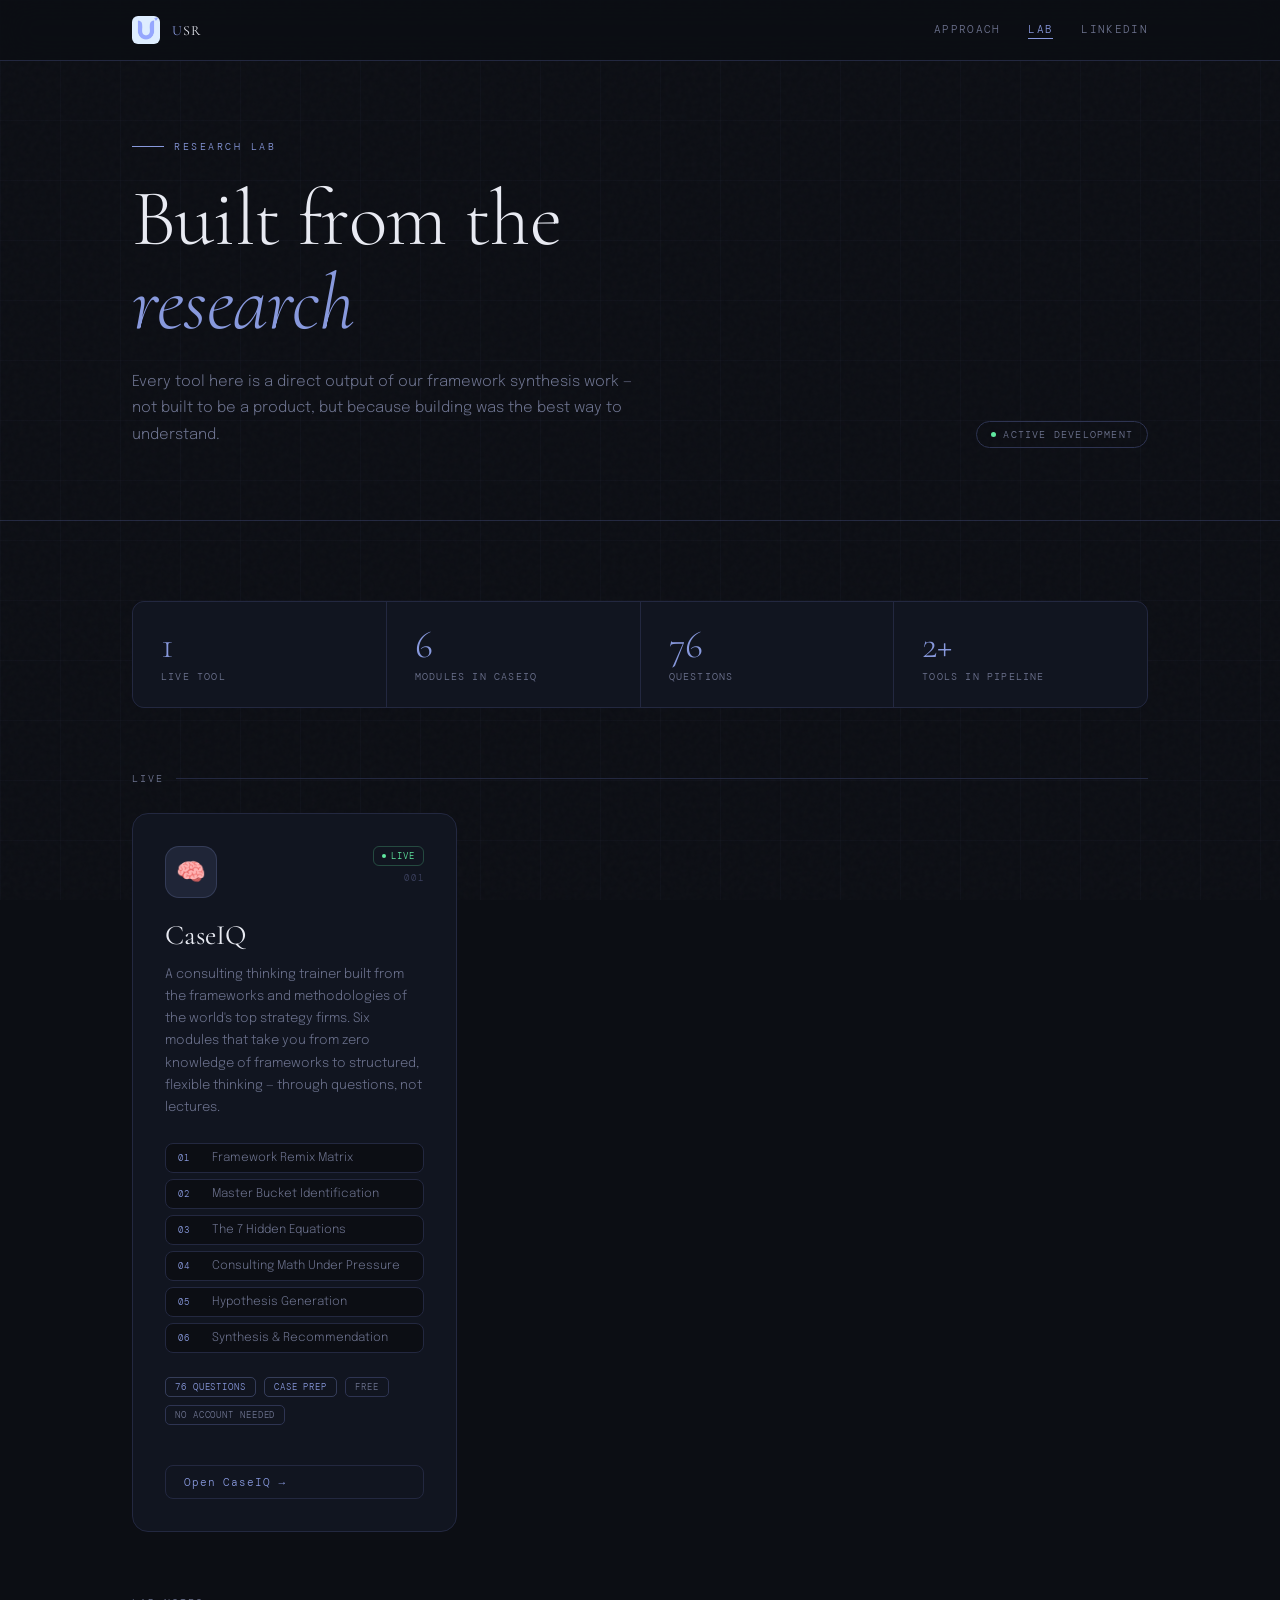
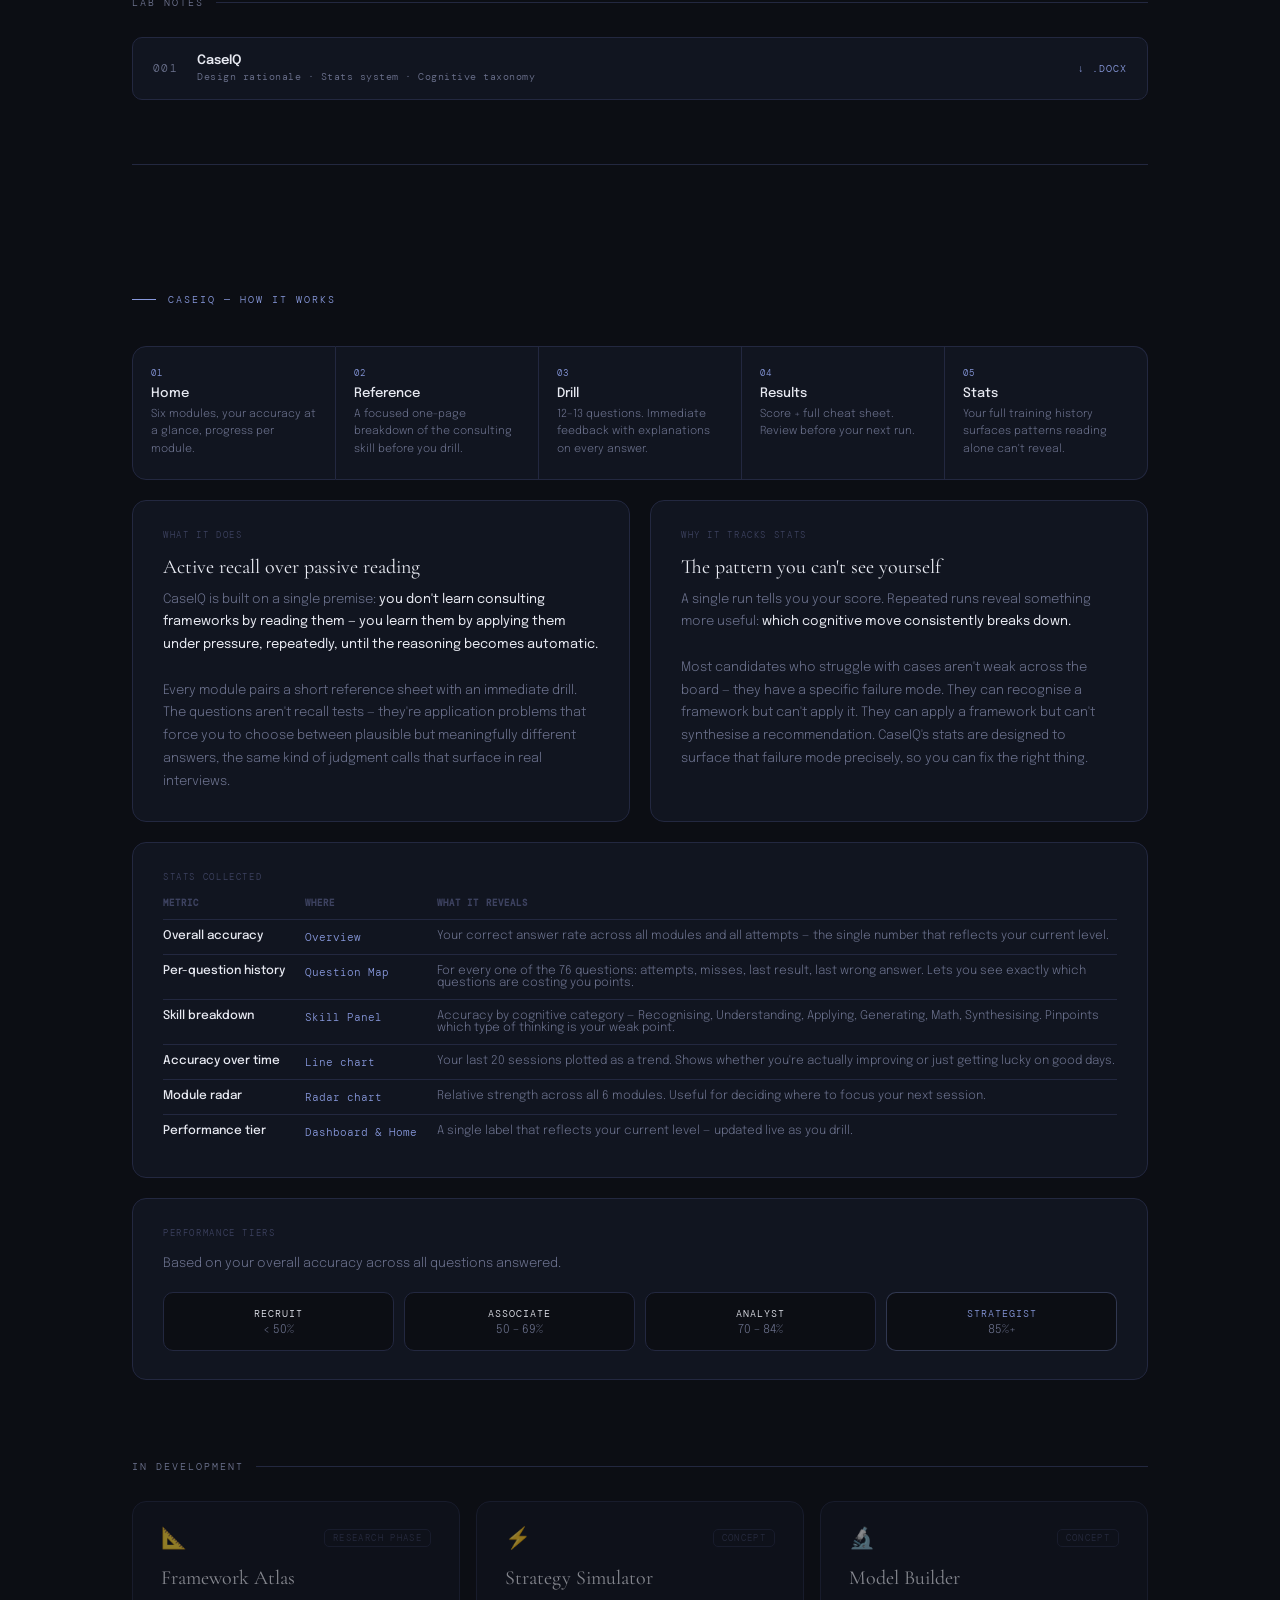
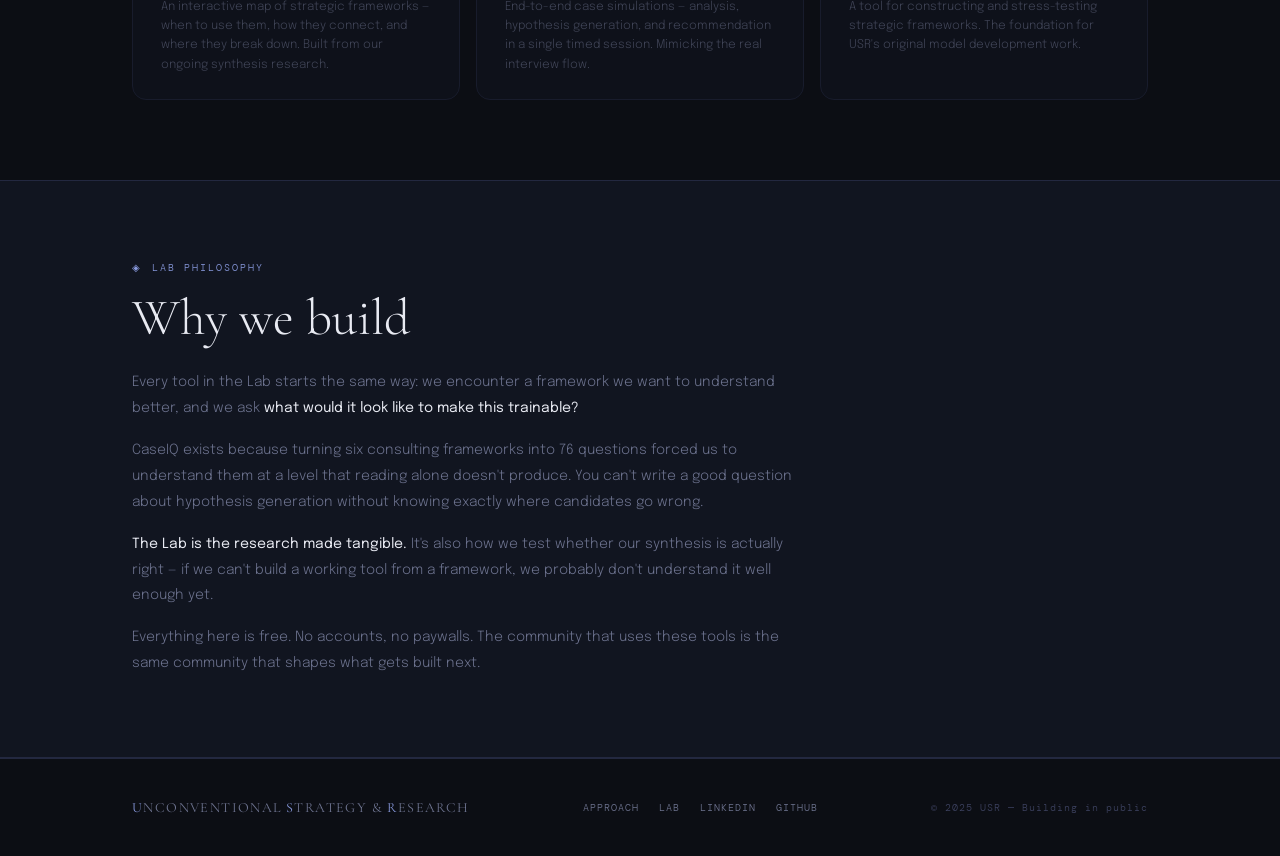
<file: lab.html>
<!DOCTYPE html>
<html lang="en">
<head>
<meta charset="UTF-8">
<meta name="viewport" content="width=device-width, initial-scale=1.0">
<title>Lab — USR</title>
<link rel="stylesheet" href="style.css">
<style>
.page-hero { padding: 140px 0 72px; }
.page-hero-label {
  font-family: 'DM Mono', monospace; font-size: 10px;
  letter-spacing: 0.25em; text-transform: uppercase;
  color: var(--blue); margin-bottom: 24px;
  display: flex; align-items: center; gap: 10px;
}
.page-hero-label::before { content: ''; width: 32px; height: 1px; background: var(--blue); }
.page-hero-title {
  font-family: 'Cormorant Garamond', serif;
  font-size: clamp(2.8rem, 7vw, 5rem);
  font-weight: 300; line-height: 1.05;
  letter-spacing: -0.01em; margin-bottom: 24px;
}
.page-hero-title em { font-style: italic; color: var(--blue); }
.page-hero-row { display: flex; justify-content: space-between; align-items: flex-end; flex-wrap: wrap; gap: 20px; }
.page-hero-sub { font-size: 15px; color: var(--muted); line-height: 1.75; max-width: 500px; }
.lab-status {
  display: inline-flex; align-items: center; gap: 7px;
  font-family: 'DM Mono', monospace; font-size: 10px;
  letter-spacing: 0.12em; text-transform: uppercase;
  color: var(--muted); border: 1px solid var(--border2); border-radius: 20px; padding: 6px 14px;
}
.lab-status .dot { width: 5px; height: 5px; border-radius: 50%; background: #60e8a0; animation: pulse 2s infinite; }
@keyframes pulse { 0%,100%{opacity:1} 50%{opacity:0.2} }

/* STAT ROW */
.stat-row {
  display: flex; gap: 1px; background: var(--border);
  border: 1px solid var(--border); border-radius: 12px;
  overflow: hidden; margin-bottom: 64px;
}
.stat-item { background: var(--surface); flex: 1; padding: 24px 28px; }
.stat-num {
  font-family: 'Cormorant Garamond', serif;
  font-size: 2.4rem; font-weight: 300; color: var(--blue); line-height: 1;
  margin-bottom: 6px;
}
.stat-label {
  font-family: 'DM Mono', monospace; font-size: 10px;
  letter-spacing: 0.12em; text-transform: uppercase; color: var(--muted);
}

/* TOOL GRID */
.tool-section { padding: 80px 0; }
.tool-section-label {
  font-family: 'DM Mono', monospace; font-size: 10px;
  letter-spacing: 0.2em; text-transform: uppercase;
  color: var(--muted); margin-bottom: 28px;
  display: flex; align-items: center; gap: 12px;
}
.tool-section-label::after { content: ''; flex: 1; height: 1px; background: var(--border); }

.tools-grid { display: grid; grid-template-columns: repeat(auto-fill, minmax(320px,1fr)); gap: 20px; }

/* LIVE TOOL */
.tool-card {
  background: var(--surface); border: 1px solid var(--border);
  border-radius: 16px; padding: 32px;
  text-decoration: none; color: inherit;
  display: flex; flex-direction: column;
  transition: all 0.22s; position: relative; overflow: hidden;
}
.tool-card::before {
  content: ''; position: absolute; inset: 0;
  background: radial-gradient(circle at 15% 15%, rgba(136,153,221,0.08), transparent 55%);
  opacity: 0; transition: opacity 0.22s;
  pointer-events: none;
}
.tool-card:hover { border-color: rgba(136,153,221,0.45); transform: translateY(-3px); box-shadow: 0 12px 40px rgba(136,153,221,0.09); }
.tool-card:hover::before { opacity: 1; }
.tool-card-top { display: flex; justify-content: space-between; align-items: flex-start; margin-bottom: 20px; }
.tool-icon { width: 52px; height: 52px; border-radius: 14px; background: var(--blue-dim); border: 1px solid rgba(136,153,221,0.2); display: flex; align-items: center; justify-content: center; font-size: 1.5rem; }
.tool-id {
  font-family: 'DM Mono', monospace; font-size: 9px;
  letter-spacing: 0.18em; text-transform: uppercase; color: var(--muted2);
}
.tool-live-badge {
  display: inline-flex; align-items: center; gap: 5px;
  font-family: 'DM Mono', monospace; font-size: 9px;
  letter-spacing: 0.12em; text-transform: uppercase;
  color: #60e8a0; border: 1px solid rgba(96,232,160,0.25);
  border-radius: 6px; padding: 3px 8px;
}
.tool-live-badge::before { content: ''; width: 4px; height: 4px; border-radius: 50%; background: #60e8a0; animation: pulse 2s infinite; }
.tool-name { font-family: 'Cormorant Garamond', serif; font-size: 28px; font-weight: 400; margin-bottom: 12px; }
.tool-desc { font-size: 13px; color: var(--muted); line-height: 1.7; margin-bottom: 24px; flex: 1; }
.tool-modules { display: flex; flex-direction: column; gap: 6px; margin-bottom: 24px; }
.tool-module-row {
  display: flex; align-items: center; gap: 10px;
  font-size: 12px; color: var(--muted); padding: 8px 12px;
  background: var(--bg); border-radius: 8px; border: 1px solid var(--border);
}
.tool-module-row .m-num { font-family: 'DM Mono', monospace; font-size: 9px; color: var(--blue); letter-spacing: 0.1em; flex-shrink: 0; width: 24px; }
.tool-meta { display: flex; gap: 8px; flex-wrap: wrap; margin-bottom: 24px; }
.tool-chip { font-family: 'DM Mono', monospace; font-size: 9px; letter-spacing: 0.1em; text-transform: uppercase; padding: 3px 9px; border-radius: 5px; border: 1px solid var(--border2); color: var(--muted); }
.tool-chip.hl { border-color: rgba(136,153,221,0.3); color: var(--blue); }
.tool-link { font-family: 'DM Mono', monospace; font-size: 11px; letter-spacing: 0.1em; text-transform: uppercase; color: var(--blue); display: flex; align-items: center; gap: 6px; transition: gap 0.18s; }
.tool-card:hover .tool-link { gap: 10px; }

/* PIPELINE CARDS */
.pipeline-grid { display: grid; grid-template-columns: repeat(auto-fill, minmax(280px,1fr)); gap: 16px; }
.pipeline-card {
  background: var(--surface); border: 1px solid var(--border);
  border-radius: 14px; padding: 24px 28px; opacity: 0.55;
}
.pipeline-card-top { display: flex; justify-content: space-between; align-items: center; margin-bottom: 16px; }
.pc-icon { font-size: 1.3rem; }
.pc-stage {
  font-family: 'DM Mono', monospace; font-size: 9px;
  letter-spacing: 0.15em; text-transform: uppercase;
  color: var(--muted2); border: 1px solid var(--border); border-radius: 5px; padding: 2px 8px;
}
.pc-name { font-family: 'Cormorant Garamond', serif; font-size: 20px; font-weight: 400; margin-bottom: 8px; }
.pc-desc { font-size: 12px; color: var(--muted); line-height: 1.6; }

/* PHILOSOPHY */
.philosophy { padding: 80px 0; background: var(--surface); }
.phil-inner { max-width: 680px; }
.phil-body { font-size: 14px; color: var(--muted); line-height: 1.85; margin-top: 24px; }
.phil-body p { margin-bottom: 16px; }
.phil-body p:last-child { margin-bottom: 0; }
.phil-body strong { color: var(--text); font-weight: 400; }

@media (max-width: 768px) {
  .stat-row { flex-direction: column; gap: 1px; }
  .tools-grid { grid-template-columns: 1fr; }
  .pipeline-grid { grid-template-columns: 1fr; }
  .page-hero-row { flex-direction: column; align-items: flex-start; }
}

/* CASEIQ DEEP DIVE */
.ciq-section { padding: 64px 0 80px; }
.ciq-section-label {
  font-family: 'DM Mono', monospace; font-size: 10px;
  letter-spacing: 0.2em; text-transform: uppercase;
  color: var(--blue); margin-bottom: 40px;
  display: flex; align-items: center; gap: 12px;
}
.ciq-section-label::before { content: ''; width: 24px; height: 1px; background: var(--blue); }
.ciq-grid { display: grid; grid-template-columns: 1fr 1fr; gap: 20px; margin-bottom: 20px; }
.ciq-grid-3 { display: grid; grid-template-columns: 1fr 1fr 1fr; gap: 20px; margin-bottom: 20px; }
.ciq-block {
  background: var(--surface); border: 1px solid var(--border);
  border-radius: 14px; padding: 28px 30px;
}
.ciq-block-label {
  font-family: 'DM Mono', monospace; font-size: 9px;
  letter-spacing: 0.18em; text-transform: uppercase;
  color: var(--muted2); margin-bottom: 14px;
}
.ciq-block-title {
  font-family: 'Cormorant Garamond', serif;
  font-size: 20px; font-weight: 400; color: var(--text);
  margin-bottom: 10px;
}
.ciq-block-body { font-size: 13px; color: var(--muted); line-height: 1.75; }
.ciq-block-body strong { color: var(--text); font-weight: 400; }
.ciq-flow { display: flex; align-items: stretch; gap: 0; margin-bottom: 20px; overflow-x: auto; }
.ciq-flow-step {
  flex: 1; min-width: 120px; background: var(--surface);
  border: 1px solid var(--border); padding: 20px 18px;
  position: relative;
}
.ciq-flow-step:first-child { border-radius: 14px 0 0 14px; }
.ciq-flow-step:last-child { border-radius: 0 14px 14px 0; }
.ciq-flow-step + .ciq-flow-step { border-left: none; }
.ciq-flow-num {
  font-family: 'DM Mono', monospace; font-size: 9px;
  letter-spacing: 0.15em; color: var(--blue); margin-bottom: 8px;
}
.ciq-flow-name {
  font-size: 13px; font-weight: 500; color: var(--text); margin-bottom: 6px;
}
.ciq-flow-desc { font-size: 11px; color: var(--muted); line-height: 1.6; }
.ciq-stat-table { width: 100%; border-collapse: collapse; font-size: 12px; }
.ciq-stat-table th {
  font-family: 'DM Mono', monospace; font-size: 9px;
  letter-spacing: 0.12em; text-transform: uppercase;
  color: var(--muted2); padding: 0 0 10px; text-align: left;
  border-bottom: 1px solid var(--border);
}
.ciq-stat-table td {
  padding: 10px 0; color: var(--muted); vertical-align: top;
  border-bottom: 1px solid var(--border);
}
.ciq-stat-table td:first-child { color: var(--text); font-weight: 500; padding-right: 20px; white-space: nowrap; }
.ciq-stat-table td:nth-child(2) { color: var(--blue); font-family: 'DM Mono', monospace; font-size: 11px; padding-right: 20px; white-space: nowrap; }
.ciq-stat-table tr:last-child td { border-bottom: none; }
.ciq-tier-row { display: flex; gap: 10px; flex-wrap: wrap; margin-top: 16px; }
.ciq-tier {
  flex: 1; min-width: 100px; background: var(--bg);
  border: 1px solid var(--border); border-radius: 10px;
  padding: 14px 16px; text-align: center;
}
.ciq-tier-name { font-family: 'DM Mono', monospace; font-size: 10px; letter-spacing: 0.1em; text-transform: uppercase; color: var(--text); margin-bottom: 4px; }
.ciq-tier-pct { font-size: 12px; color: var(--muted); }
@media (max-width: 768px) {
  .ciq-grid { grid-template-columns: 1fr; }
  .ciq-grid-3 { grid-template-columns: 1fr; }
  .ciq-flow { flex-direction: column; }
  .ciq-flow-step { border-radius: 0 !important; border-left: 1px solid var(--border) !important; border-top: none; }
  .ciq-flow-step:first-child { border-radius: 14px 14px 0 0 !important; border-top: 1px solid var(--border) !important; }
  .ciq-flow-step:last-child { border-radius: 0 0 14px 14px !important; }
}

/* TOOL PAPER DOWNLOAD */
.tool-paper-row { margin-bottom: 20px; }
.tool-paper-link {
  display: flex; align-items: center; gap: 14px;
  background: var(--bg); border: 1px solid var(--border);
  border-radius: 10px; padding: 14px 16px;
  text-decoration: none; color: inherit;
  transition: border-color 0.2s, background 0.2s;
}
.tool-paper-link:hover { border-color: rgba(136,153,221,0.4); background: var(--surface2); }
.tool-paper-icon { font-size: 1.4rem; flex-shrink: 0; }
.tool-paper-title { font-size: 13px; font-weight: 600; color: var(--text); margin-bottom: 2px; }
.tool-paper-sub { font-family: 'DM Mono', monospace; font-size: 10px; color: var(--muted); letter-spacing: 0.05em; }
.tool-paper-dl { font-family: 'DM Mono', monospace; font-size: 10px; letter-spacing: 0.1em; text-transform: uppercase; color: var(--blue); margin-left: auto; white-space: nowrap; flex-shrink: 0; }

/* TOOL CARD RESTRUCTURE */
.tool-card { cursor: default; pointer-events: auto; }
.tool-link-btn {
  display: inline-block;
  margin-top: 16px;
  padding: 9px 18px;
  background: transparent;
  border: 1px solid var(--border);
  border-radius: 8px;
  font-family: 'DM Mono', monospace;
  font-size: 11px;
  letter-spacing: 0.08em;
  color: var(--blue);
  text-decoration: none;
  transition: border-color 0.2s, background 0.2s;
}
.tool-link-btn:hover { border-color: var(--blue); background: rgba(59,79,196,0.06); }
.tool-card-divider {
  border: none;
  border-top: 1px solid var(--border);
  margin: 24px 0 20px;
}
.tool-paper-label {
  font-family: 'DM Mono', monospace;
  font-size: 10px;
  letter-spacing: 0.15em;
  text-transform: uppercase;
  color: var(--muted);
  margin-bottom: 10px;
}

/* LAB NOTES ROW */
.lab-notes-row { display: flex; flex-direction: column; gap: 10px; margin-bottom: 64px; }
.lab-note-card {
  display: flex; align-items: center; gap: 16px;
  background: var(--surface); border: 1px solid var(--border);
  border-radius: 10px; padding: 16px 20px;
  text-decoration: none; color: inherit;
  transition: border-color 0.2s, background 0.2s;
}
.lab-note-card:hover { border-color: rgba(136,153,221,0.4); background: var(--surface2, var(--surface)); }
.lab-note-id {
  font-family: 'DM Mono', monospace; font-size: 11px;
  color: var(--muted); letter-spacing: 0.12em;
  min-width: 28px;
}
.lab-note-body { flex: 1; }
.lab-note-title { font-size: 13px; font-weight: 600; color: var(--text); margin-bottom: 3px; }
.lab-note-sub { font-family: 'DM Mono', monospace; font-size: 10px; color: var(--muted); letter-spacing: 0.05em; }
.lab-note-dl {
  font-family: 'DM Mono', monospace; font-size: 10px;
  letter-spacing: 0.1em; text-transform: uppercase;
  color: var(--blue); white-space: nowrap;
}
</style>
</head>
<body>

<nav>
  <div class="nav-inner">
    <a class="nav-logo" href="index.html">
      <img src="logo_with_star.png" alt="USR">
      <span class="nav-wordmark"><span>U</span>SR</span>
    </a>
    <div class="nav-links">
      <a href="approach.html">Approach</a>
      <a href="lab.html" class="active">Lab</a>
      <a href="https://www.linkedin.com/company/unconventional-strategy-research/" target="_blank">LinkedIn</a>
    </div>
  </div>
</nav>

<div class="wrap">
  <div class="page-hero">
    <div class="page-hero-label fade-up delay-1">Research Lab</div>
    <h1 class="page-hero-title fade-up delay-2">
      Built from the<br><em>research</em>
    </h1>
    <div class="page-hero-row fade-up delay-3">
      <p class="page-hero-sub">Every tool here is a direct output of our framework synthesis work — not built to be a product, but because building was the best way to understand.</p>
      <div class="lab-status"><span class="dot"></span> Active development</div>
    </div>
  </div>
</div>

<hr class="section-divider">

<!-- TOOL SECTION -->
<section class="tool-section">
  <div class="wrap">

    <!-- STATS -->
    <div class="stat-row fade-up delay-1">
      <div class="stat-item"><div class="stat-num">1</div><div class="stat-label">Live tool</div></div>
      <div class="stat-item"><div class="stat-num">6</div><div class="stat-label">Modules in CaseIQ</div></div>
      <div class="stat-item"><div class="stat-num">76</div><div class="stat-label">Questions</div></div>
      <div class="stat-item"><div class="stat-num">2+</div><div class="stat-label">Tools in pipeline</div></div>
    </div>

    <!-- LIVE -->
    <div class="tool-section-label">Live</div>
    <div class="tools-grid" style="margin-bottom: 64px;">
      <div class="tool-card">

        <!-- ── CASEIQ HEADER ── -->
        <div class="tool-card-top">
          <div class="tool-icon">🧠</div>
          <div style="display:flex;flex-direction:column;align-items:flex-end;gap:6px;">
            <span class="tool-live-badge">Live</span>
            <span class="tool-id">001</span>
          </div>
        </div>
        <div class="tool-name">CaseIQ</div>
        <div class="tool-desc">A consulting thinking trainer built from the frameworks and methodologies of the world's top strategy firms. Six modules that take you from zero knowledge of frameworks to structured, flexible thinking — through questions, not lectures.</div>

        <!-- ── MODULES ── -->
        <div class="tool-modules">
          <div class="tool-module-row"><span class="m-num">01</span>Framework Remix Matrix</div>
          <div class="tool-module-row"><span class="m-num">02</span>Master Bucket Identification</div>
          <div class="tool-module-row"><span class="m-num">03</span>The 7 Hidden Equations</div>
          <div class="tool-module-row"><span class="m-num">04</span>Consulting Math Under Pressure</div>
          <div class="tool-module-row"><span class="m-num">05</span>Hypothesis Generation</div>
          <div class="tool-module-row"><span class="m-num">06</span>Synthesis &amp; Recommendation</div>
        </div>

        <div class="tool-meta">
          <span class="tool-chip hl">76 questions</span>
          <span class="tool-chip hl">Case prep</span>
          <span class="tool-chip">Free</span>
          <span class="tool-chip">No account needed</span>
        </div>

        <a class="tool-link-btn" href="https://unconventional-strategy-research.github.io/caseiq/" target="_blank">Open CaseIQ →</a>

      </div>
    </div>

    <!-- ── LAB NOTES SECTION ── -->
    <div class="tool-section-label" style="margin-top:0;">Lab Notes</div>
    <div class="lab-notes-row">
      <a class="lab-note-card" download="caseiq_lab_note.docx" href="resources/caseiq_lab_note.docx">
        <div class="lab-note-id">001</div>
        <div class="lab-note-body">
          <div class="lab-note-title">CaseIQ</div>
          <div class="lab-note-sub">Design rationale · Stats system · Cognitive taxonomy</div>
        </div>
        <span class="lab-note-dl">↓ .docx</span>
      </a>
    </div>


    <!-- CASEIQ DEEP DIVE -->
    <hr style="border:none;border-top:1px solid var(--border);margin:0 0 64px;">

    <div class="ciq-section">
      <div class="ciq-section-label">CaseIQ — How it works</div>

      <!-- WORKFLOW -->
      <div class="ciq-flow fade-up">
        <div class="ciq-flow-step">
          <div class="ciq-flow-num">01</div>
          <div class="ciq-flow-name">Home</div>
          <div class="ciq-flow-desc">Six modules, your accuracy at a glance, progress per module.</div>
        </div>
        <div class="ciq-flow-step">
          <div class="ciq-flow-num">02</div>
          <div class="ciq-flow-name">Reference</div>
          <div class="ciq-flow-desc">A focused one-page breakdown of the consulting skill before you drill.</div>
        </div>
        <div class="ciq-flow-step">
          <div class="ciq-flow-num">03</div>
          <div class="ciq-flow-name">Drill</div>
          <div class="ciq-flow-desc">12–13 questions. Immediate feedback with explanations on every answer.</div>
        </div>
        <div class="ciq-flow-step">
          <div class="ciq-flow-num">04</div>
          <div class="ciq-flow-name">Results</div>
          <div class="ciq-flow-desc">Score + full cheat sheet. Review before your next run.</div>
        </div>
        <div class="ciq-flow-step">
          <div class="ciq-flow-num">05</div>
          <div class="ciq-flow-name">Stats</div>
          <div class="ciq-flow-desc">Your full training history surfaces patterns reading alone can't reveal.</div>
        </div>
      </div>

      <!-- WHAT & WHY -->
      <div class="ciq-grid fade-up">
        <div class="ciq-block">
          <div class="ciq-block-label">What it does</div>
          <div class="ciq-block-title">Active recall over passive reading</div>
          <div class="ciq-block-body">
            CaseIQ is built on a single premise: <strong>you don't learn consulting frameworks by reading them — you learn them by applying them under pressure, repeatedly, until the reasoning becomes automatic.</strong>
            <br><br>
            Every module pairs a short reference sheet with an immediate drill. The questions aren't recall tests — they're application problems that force you to choose between plausible but meaningfully different answers, the same kind of judgment calls that surface in real interviews.
          </div>
        </div>
        <div class="ciq-block">
          <div class="ciq-block-label">Why it tracks stats</div>
          <div class="ciq-block-title">The pattern you can't see yourself</div>
          <div class="ciq-block-body">
            A single run tells you your score. Repeated runs reveal something more useful: <strong>which cognitive move consistently breaks down.</strong>
            <br><br>
            Most candidates who struggle with cases aren't weak across the board — they have a specific failure mode. They can recognise a framework but can't apply it. They can apply a framework but can't synthesise a recommendation. CaseIQ's stats are designed to surface that failure mode precisely, so you can fix the right thing.
          </div>
        </div>
      </div>

      <!-- STATS TABLE -->
      <div class="ciq-block fade-up" style="margin-bottom:20px;">
        <div class="ciq-block-label">Stats collected</div>
        <table class="ciq-stat-table">
          <thead>
            <tr>
              <th>Metric</th>
              <th>Where</th>
              <th>What it reveals</th>
            </tr>
          </thead>
          <tbody>
            <tr><td>Overall accuracy</td><td>Overview</td><td>Your correct answer rate across all modules and all attempts — the single number that reflects your current level.</td></tr>
            <tr><td>Per-question history</td><td>Question Map</td><td>For every one of the 76 questions: attempts, misses, last result, last wrong answer. Lets you see exactly which questions are costing you points.</td></tr>
            <tr><td>Skill breakdown</td><td>Skill Panel</td><td>Accuracy by cognitive category — Recognising, Understanding, Applying, Generating, Math, Synthesising. Pinpoints which type of thinking is your weak point.</td></tr>
            <tr><td>Accuracy over time</td><td>Line chart</td><td>Your last 20 sessions plotted as a trend. Shows whether you're actually improving or just getting lucky on good days.</td></tr>
            <tr><td>Module radar</td><td>Radar chart</td><td>Relative strength across all 6 modules. Useful for deciding where to focus your next session.</td></tr>
            <tr><td>Performance tier</td><td>Dashboard & Home</td><td>A single label that reflects your current level — updated live as you drill.</td></tr>
          </tbody>
        </table>
      </div>

      <!-- TIERS -->
      <div class="ciq-block fade-up">
        <div class="ciq-block-label">Performance tiers</div>
        <div class="ciq-block-body" style="margin-bottom:16px;">Based on your overall accuracy across all questions answered.</div>
        <div class="ciq-tier-row">
          <div class="ciq-tier"><div class="ciq-tier-name">Recruit</div><div class="ciq-tier-pct">&lt; 50%</div></div>
          <div class="ciq-tier"><div class="ciq-tier-name">Associate</div><div class="ciq-tier-pct">50 – 69%</div></div>
          <div class="ciq-tier"><div class="ciq-tier-name">Analyst</div><div class="ciq-tier-pct">70 – 84%</div></div>
          <div class="ciq-tier" style="border-color:rgba(136,153,221,0.3)"><div class="ciq-tier-name" style="color:var(--blue)">Strategist</div><div class="ciq-tier-pct">85%+</div></div>
        </div>
      </div>

    </div>

    <!-- PIPELINE -->
    <div class="tool-section-label">In Development</div>
    <div class="pipeline-grid">
      <div class="pipeline-card">
        <div class="pipeline-card-top">
          <span class="pc-icon">📐</span>
          <span class="pc-stage">Research phase</span>
        </div>
        <div class="pc-name">Framework Atlas</div>
        <div class="pc-desc">An interactive map of strategic frameworks — when to use them, how they connect, and where they break down. Built from our ongoing synthesis research.</div>
      </div>
      <div class="pipeline-card">
        <div class="pipeline-card-top">
          <span class="pc-icon">⚡</span>
          <span class="pc-stage">Concept</span>
        </div>
        <div class="pc-name">Strategy Simulator</div>
        <div class="pc-desc">End-to-end case simulations — analysis, hypothesis generation, and recommendation in a single timed session. Mimicking the real interview flow.</div>
      </div>
      <div class="pipeline-card">
        <div class="pipeline-card-top">
          <span class="pc-icon">🔬</span>
          <span class="pc-stage">Concept</span>
        </div>
        <div class="pc-name">Model Builder</div>
        <div class="pc-desc">A tool for constructing and stress-testing strategic frameworks. The foundation for USR's original model development work.</div>
      </div>
    </div>

  </div>
</section>

<hr class="section-divider">

<!-- PHILOSOPHY -->
<section class="philosophy">
  <div class="wrap">
    <div class="phil-inner">
      <div class="section-label">Lab Philosophy</div>
      <h2 class="section-title">Why we build</h2>
      <div class="phil-body">
        <p>Every tool in the Lab starts the same way: we encounter a framework we want to understand better, and we ask <strong>what would it look like to make this trainable?</strong></p>
        <p>CaseIQ exists because turning six consulting frameworks into 76 questions forced us to understand them at a level that reading alone doesn't produce. You can't write a good question about hypothesis generation without knowing exactly where candidates go wrong.</p>
        <p><strong>The Lab is the research made tangible.</strong> It's also how we test whether our synthesis is actually right — if we can't build a working tool from a framework, we probably don't understand it well enough yet.</p>
        <p>Everything here is free. No accounts, no paywalls. The community that uses these tools is the same community that shapes what gets built next.</p>
      </div>
    </div>
  </div>
</section>

<hr class="section-divider">

<footer>
  <div class="wrap">
    <div class="footer-inner">
      <div class="footer-logo"><span>U</span>nconventional <span>S</span>trategy &amp; <span>R</span>esearch</div>
      <div class="footer-links">
        <a href="approach.html">Approach</a>
        <a href="lab.html">Lab</a>
        <a href="https://www.linkedin.com/company/unconventional-strategy-research/" target="_blank">LinkedIn</a>
        <a href="https://github.com/unconventional-strategy-research" target="_blank">GitHub</a>
      </div>
      <div class="footer-copy">© 2025 USR — Building in public</div>
    </div>
  </div>
</footer>

</body>
</html>
</file>
<file: style.css>
@import url('https://fonts.googleapis.com/css2?family=Cormorant+Garamond:ital,wght@0,300;0,400;0,600;1,300;1,400&family=Epilogue:wght@300;400;500;600&family=DM+Mono:wght@400;500&display=swap');

:root {
  --bg:       #0c0e14;
  --surface:  #111520;
  --surface2: #181d2e;
  --border:   #232840;
  --border2:  #2e3452;
  --blue:     #8899dd;
  --star:     #6677cc;
  --blue-dim: rgba(136,153,221,0.12);
  --blue-glow:rgba(136,153,221,0.06);
  --text:     #e8eaf2;
  --muted:    #6e7490;
  --muted2:   #3d4260;
}

*, *::before, *::after { box-sizing: border-box; margin: 0; padding: 0; }
html { scroll-behavior: smooth; }

body {
  background: var(--bg);
  color: var(--text);
  font-family: 'Epilogue', sans-serif;
  font-weight: 300;
  min-height: 100vh;
  overflow-x: hidden;
}

/* TEXTURE */
body::before {
  content: '';
  position: fixed; inset: 0;
  background-image: url("data:image/svg+xml,%3Csvg viewBox='0 0 200 200' xmlns='http://www.w3.org/2000/svg'%3E%3Cfilter id='n'%3E%3CfeTurbulence type='fractalNoise' baseFrequency='0.85' numOctaves='4' stitchTiles='stitch'/%3E%3C/filter%3E%3Crect width='100%25' height='100%25' filter='url(%23n)' opacity='0.025'/%3E%3C/svg%3E");
  pointer-events: none; z-index: 0;
}

/* GRID */
body::after {
  content: '';
  position: fixed; inset: 0;
  background-image:
    linear-gradient(rgba(136,153,221,0.03) 1px, transparent 1px),
    linear-gradient(90deg, rgba(136,153,221,0.03) 1px, transparent 1px);
  background-size: 60px 60px;
  pointer-events: none; z-index: 0;
}

.wrap { position: relative; z-index: 1; max-width: 1080px; margin: 0 auto; padding: 0 32px; }

/* NAV */
nav {
  position: fixed; top: 0; left: 0; right: 0; z-index: 100;
  border-bottom: 1px solid var(--border);
  background: rgba(12,14,20,0.88);
  backdrop-filter: blur(16px);
  -webkit-backdrop-filter: blur(16px);
}
.nav-inner {
  max-width: 1080px; margin: 0 auto; padding: 0 32px;
  height: 60px; display: flex; align-items: center; justify-content: space-between;
}
.nav-logo { display: flex; align-items: center; gap: 12px; text-decoration: none; }
.nav-logo img { width: 28px; height: 28px; border-radius: 6px; }
.nav-wordmark {
  font-family: 'Cormorant Garamond', serif;
  font-size: 14px; font-weight: 400; letter-spacing: 0.08em;
  color: var(--text); text-transform: uppercase;
}
.nav-wordmark span { color: var(--blue); }
.nav-links { display: flex; align-items: center; gap: 28px; }
.nav-links a {
  font-family: 'DM Mono', monospace; font-size: 11px; letter-spacing: 0.12em;
  text-transform: uppercase; color: var(--muted); text-decoration: none;
  transition: color 0.18s; padding-bottom: 2px;
  border-bottom: 1px solid transparent;
}
.nav-links a:hover { color: var(--text); }
.nav-links a.active { color: var(--blue); border-bottom-color: var(--blue); }

/* DIVIDER */
.section-divider { border: none; border-top: 1px solid var(--border); margin: 0; }

/* SECTION COMMON */
section { padding: 100px 0; }
.section-label {
  font-family: 'DM Mono', monospace; font-size: 10px;
  letter-spacing: 0.2em; text-transform: uppercase;
  color: var(--blue); margin-bottom: 16px;
  display: flex; align-items: center; gap: 10px;
}
.section-label::before { content: '◈'; }
.section-title {
  font-family: 'Cormorant Garamond', serif;
  font-size: clamp(2rem, 5vw, 3.2rem);
  font-weight: 300; line-height: 1.1;
  margin-bottom: 16px;
}
.section-sub {
  font-size: 14px; color: var(--muted); line-height: 1.75;
  max-width: 540px;
}

/* BUTTONS */
.btn {
  font-family: 'Epilogue', sans-serif; font-weight: 500; font-size: 13px;
  letter-spacing: 0.04em; border-radius: 8px;
  padding: 11px 24px; cursor: pointer; transition: all 0.18s;
  text-decoration: none; display: inline-flex; align-items: center; gap: 8px;
  border: none;
}
.btn-primary { background: var(--blue); color: #0c0e14; }
.btn-primary:hover { background: #99aaee; transform: translateY(-1px); }
.btn-ghost { background: transparent; color: var(--muted); border: 1px solid var(--border2); }
.btn-ghost:hover { border-color: var(--blue); color: var(--blue); }

/* FOOTER */
footer { border-top: 1px solid var(--border); padding: 40px 0; }
.footer-inner {
  display: flex; justify-content: space-between;
  align-items: center; flex-wrap: wrap; gap: 20px;
}
.footer-logo {
  font-family: 'Cormorant Garamond', serif;
  font-size: 14px; font-weight: 400; letter-spacing: 0.1em;
  text-transform: uppercase; color: var(--muted);
}
.footer-logo span { color: var(--blue); }
.footer-copy {
  font-family: 'DM Mono', monospace; font-size: 10px;
  letter-spacing: 0.1em; color: var(--muted2);
}
.footer-links { display: flex; gap: 20px; }
.footer-links a {
  font-family: 'DM Mono', monospace; font-size: 10px;
  letter-spacing: 0.1em; text-transform: uppercase;
  color: var(--muted); text-decoration: none; transition: color 0.15s;
}
.footer-links a:hover { color: var(--blue); }

/* FADE UP ANIMATION */
.fade-up {
  opacity: 0; transform: translateY(20px);
  animation: fadeUp 0.6s ease forwards;
}
@keyframes fadeUp { to { opacity: 1; transform: none; } }
.delay-1 { animation-delay: 0.1s; }
.delay-2 { animation-delay: 0.2s; }
.delay-3 { animation-delay: 0.3s; }
.delay-4 { animation-delay: 0.4s; }
.delay-5 { animation-delay: 0.5s; }

/* RESPONSIVE */
@media (max-width: 768px) {
  .wrap { padding: 0 20px; }
  .nav-links { display: none; }
  .footer-inner { flex-direction: column; align-items: flex-start; }
}
</file>
